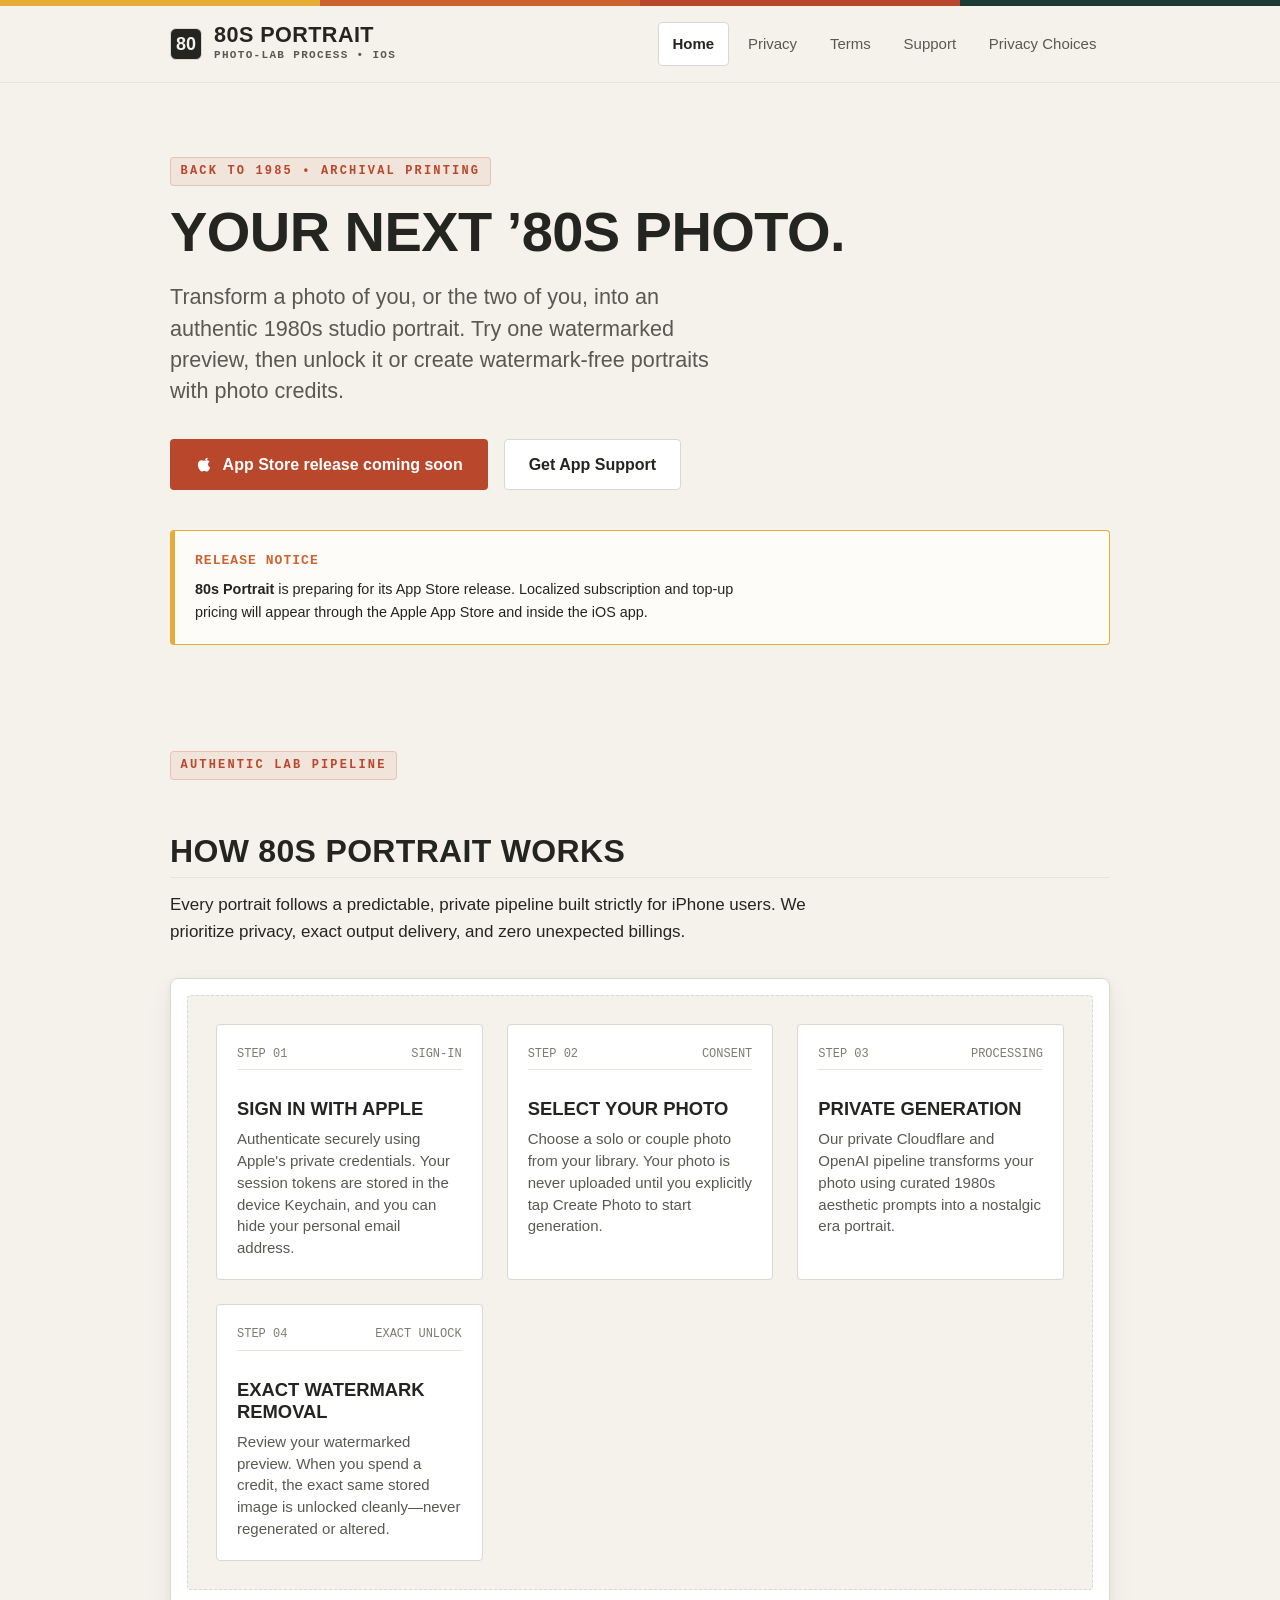
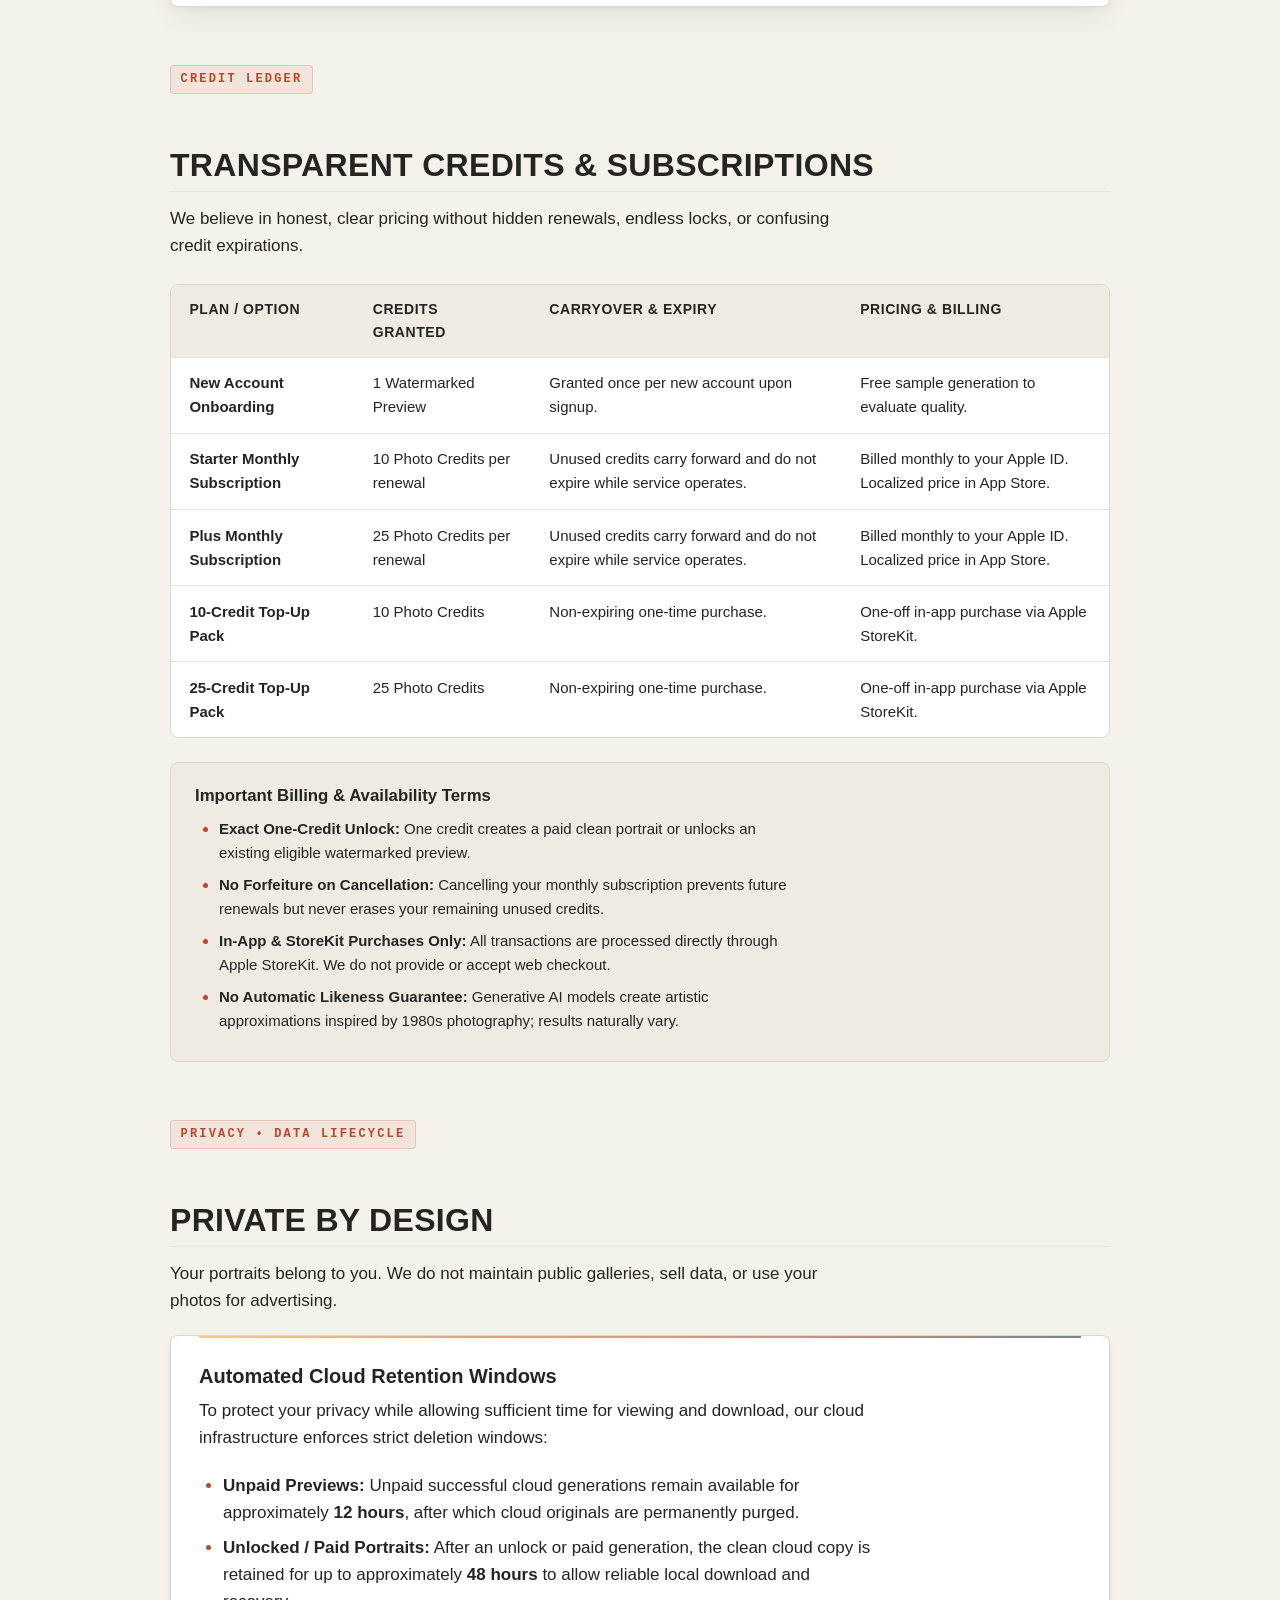
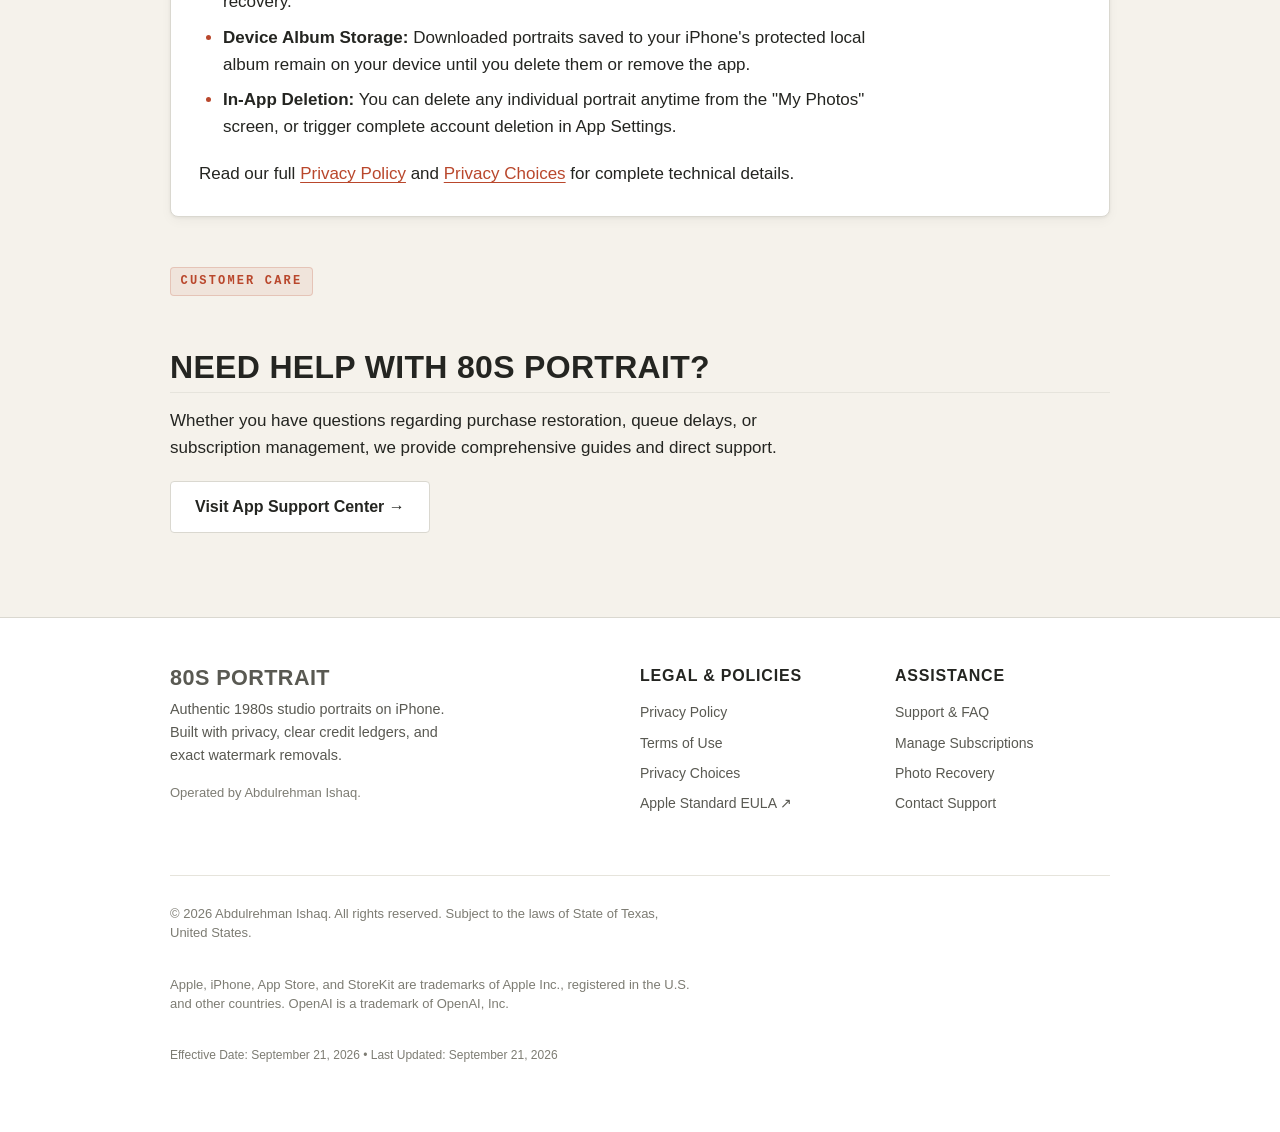
<file: index.html>
<!DOCTYPE html>
<html lang="en">
<head>
  <meta charset="UTF-8">
  <meta name="viewport" content="width=device-width, initial-scale=1.0">
  <title>80s Portrait — 1980s AI Portraits for iPhone</title>
  <meta name="description" content="Transform your photo into an authentic 1980s-style portrait on iPhone. Sign in with Apple, preview your photo, and unlock clean portraits with flexible photo credits.">
  <link rel="canonical" href="https://abdulrehman4438.github.io/portrait-studio-site/">
  <meta property="og:title" content="80s Portrait — 1980s AI Portraits for iPhone">
  <meta property="og:description" content="Authentic 1980s-style portraits on iPhone with private processing and verified credit unlocks.">
  <meta property="og:type" content="website">
  <meta property="og:url" content="https://abdulrehman4438.github.io/portrait-studio-site/">
  <meta name="format-detection" content="telephone=no">
  <meta http-equiv="Content-Security-Policy" content="default-src 'self'; style-src 'self' 'unsafe-inline'; img-src 'self' data:; script-src 'self'; connect-src 'self';">
  <link rel="icon" type="image/svg+xml" href="./assets/img/favicon.svg">
  <link rel="stylesheet" href="./assets/css/style.css">
</head>
<body>
  <a href="#main-content" class="skip-link">Skip to main content</a>

  <div class="film-stripe" aria-hidden="true">
    <div class="film-stripe-segment"></div>
    <div class="film-stripe-segment"></div>
    <div class="film-stripe-segment"></div>
    <div class="film-stripe-segment"></div>
  </div>

  <header class="site-header" role="banner">
    <div class="site-container header-inner">
      <a href="./" class="brand-link" aria-label="80s Portrait Home">
        <div class="brand-mark" aria-hidden="true">80</div>
        <div class="brand-titles">
          <span class="brand-name">80s Portrait</span>
          <span class="brand-badge">Photo-Lab Process &bull; iOS</span>
        </div>
      </a>
      <nav class="site-nav" aria-label="Primary Navigation">
        <a href="./" class="nav-link" aria-current="page">Home</a>
        <a href="./privacy/" class="nav-link">Privacy</a>
        <a href="./terms/" class="nav-link">Terms</a>
        <a href="./support/" class="nav-link">Support</a>
        <a href="./privacy-choices/" class="nav-link">Privacy Choices</a>
      </nav>
    </div>
  </header>

  <main id="main-content" role="main">
    <div class="site-container">

      <!-- Hero Section -->
      <section class="hero" aria-labelledby="hero-title">
        <span class="film-label">BACK TO 1985 &bull; ARCHIVAL PRINTING</span>
        <h1 id="hero-title">Your next &rsquo;80s photo.</h1>
        <p class="hero-subtitle">
          Transform a photo of you, or the two of you, into an authentic 1980s studio portrait. Try one watermarked preview, then unlock it or create watermark-free portraits with photo credits.
        </p>

        <div class="hero-actions">
          <span class="btn btn-primary" aria-label="App Store release coming soon">
            <svg width="18" height="18" viewBox="0 0 24 24" fill="currentColor" aria-hidden="true">
              <path d="M18.71 19.5c-.83 1.24-1.71 2.45-3.05 2.47-1.34.03-1.77-.79-3.29-.79-1.53 0-2 .77-3.27.82-1.31.05-2.3-1.32-3.14-2.53C4.25 17 2.94 12.45 4.7 9.39c.87-1.52 2.43-2.48 4.12-2.51 1.28-.02 2.5.87 3.29.87.78 0 2.26-1.07 3.81-.91.65.03 2.47.26 3.64 1.98-.09.06-2.17 1.28-2.15 3.81.03 3.02 2.65 4.03 2.68 4.04-.03.07-.42 1.44-1.38 2.83M15.97 6.37c.62-.75 1.04-1.8 0.92-2.85-.9.04-2 .6-2.65 1.35-.58.66-1.09 1.73-.95 2.76 1.01.08 2.05-.51 2.68-1.26z"/>
            </svg>
            App Store release coming soon
          </span>
          <a href="./support/" class="btn btn-secondary">Get App Support</a>
        </div>

        <div class="operator-notice" role="note">
          <div class="operator-notice-title">Release Notice</div>
          <p style="font-size: 0.9rem; margin-bottom: 0;">
            <strong>80s Portrait</strong> is preparing for its App Store release. Localized subscription and top-up pricing will appear through the Apple App Store and inside the iOS app.
          </p>
        </div>
      </section>

      <!-- How It Works (The Lab Process) -->
      <section aria-labelledby="process-title" style="margin-top: 2rem;">
        <span class="film-label">AUTHENTIC LAB PIPELINE</span>
        <h2 id="process-title">How 80s Portrait Works</h2>
        <p>
          Every portrait follows a predictable, private pipeline built strictly for iPhone users. We prioritize privacy, exact output delivery, and zero unexpected billings.
        </p>

        <div class="photo-lab-frame">
          <div class="lab-film-holder">
            <article class="film-cell">
              <div class="film-cell-header">
                <span>STEP 01</span>
                <span>SIGN-IN</span>
              </div>
              <h3 class="film-cell-title">Sign in with Apple</h3>
              <p class="film-cell-text">
                Authenticate securely using Apple's private credentials. Your session tokens are stored in the device Keychain, and you can hide your personal email address.
              </p>
            </article>

            <article class="film-cell">
              <div class="film-cell-header">
                <span>STEP 02</span>
                <span>CONSENT</span>
              </div>
              <h3 class="film-cell-title">Select Your Photo</h3>
              <p class="film-cell-text">
                Choose a solo or couple photo from your library. Your photo is never uploaded until you explicitly tap Create Photo to start generation.
              </p>
            </article>

            <article class="film-cell">
              <div class="film-cell-header">
                <span>STEP 03</span>
                <span>PROCESSING</span>
              </div>
              <h3 class="film-cell-title">Private Generation</h3>
              <p class="film-cell-text">
                Our private Cloudflare and OpenAI pipeline transforms your photo using curated 1980s aesthetic prompts into a nostalgic era portrait.
              </p>
            </article>

            <article class="film-cell">
              <div class="film-cell-header">
                <span>STEP 04</span>
                <span>EXACT UNLOCK</span>
              </div>
              <h3 class="film-cell-title">Exact Watermark Removal</h3>
              <p class="film-cell-text">
                Review your watermarked preview. When you spend a credit, the exact same stored image is unlocked cleanly&mdash;never regenerated or altered.
              </p>
            </article>
          </div>
        </div>
      </section>

      <!-- Transparent Commercial Model -->
      <section aria-labelledby="model-title" style="margin-top: 3.5rem;">
        <span class="film-label">CREDIT LEDGER</span>
        <h2 id="model-title">Transparent Credits &amp; Subscriptions</h2>
        <p>
          We believe in honest, clear pricing without hidden renewals, endless locks, or confusing credit expirations.
        </p>

        <div class="table-wrapper">
          <table aria-label="Commercial Model Summary">
            <thead>
              <tr>
                <th scope="col">Plan / Option</th>
                <th scope="col">Credits Granted</th>
                <th scope="col">Carryover &amp; Expiry</th>
                <th scope="col">Pricing &amp; Billing</th>
              </tr>
            </thead>
            <tbody>
              <tr>
                <td><strong>New Account Onboarding</strong></td>
                <td>1 Watermarked Preview</td>
                <td>Granted once per new account upon signup.</td>
                <td>Free sample generation to evaluate quality.</td>
              </tr>
              <tr>
                <td><strong>Starter Monthly Subscription</strong></td>
                <td>10 Photo Credits per renewal</td>
                <td>Unused credits carry forward and do not expire while service operates.</td>
                <td>Billed monthly to your Apple ID. Localized price in App Store.</td>
              </tr>
              <tr>
                <td><strong>Plus Monthly Subscription</strong></td>
                <td>25 Photo Credits per renewal</td>
                <td>Unused credits carry forward and do not expire while service operates.</td>
                <td>Billed monthly to your Apple ID. Localized price in App Store.</td>
              </tr>
              <tr>
                <td><strong>10-Credit Top-Up Pack</strong></td>
                <td>10 Photo Credits</td>
                <td>Non-expiring one-time purchase.</td>
                <td>One-off in-app purchase via Apple StoreKit.</td>
              </tr>
              <tr>
                <td><strong>25-Credit Top-Up Pack</strong></td>
                <td>25 Photo Credits</td>
                <td>Non-expiring one-time purchase.</td>
                <td>One-off in-app purchase via Apple StoreKit.</td>
              </tr>
            </tbody>
          </table>
        </div>

        <div class="callout-box">
          <div class="callout-title">Important Billing &amp; Availability Terms</div>
          <ul style="margin-bottom: 0; font-size: 0.9375rem;">
            <li><strong>Exact One-Credit Unlock:</strong> One credit creates a paid clean portrait or unlocks an existing eligible watermarked preview.</li>
            <li><strong>No Forfeiture on Cancellation:</strong> Cancelling your monthly subscription prevents future renewals but never erases your remaining unused credits.</li>
            <li><strong>In-App &amp; StoreKit Purchases Only:</strong> All transactions are processed directly through Apple StoreKit. We do not provide or accept web checkout.</li>
            <li><strong>No Automatic Likeness Guarantee:</strong> Generative AI models create artistic approximations inspired by 1980s photography; results naturally vary.</li>
          </ul>
        </div>
      </section>

      <!-- Data Retention & Privacy Highlights -->
      <section aria-labelledby="retention-title" style="margin-top: 3.5rem;">
        <span class="film-label">PRIVACY &bull; DATA LIFECYCLE</span>
        <h2 id="retention-title">Private by Design</h2>
        <p>
          Your portraits belong to you. We do not maintain public galleries, sell data, or use your photos for advertising.
        </p>

        <div class="print-card">
          <h3 style="margin-top: 0;">Automated Cloud Retention Windows</h3>
          <p>
            To protect your privacy while allowing sufficient time for viewing and download, our cloud infrastructure enforces strict deletion windows:
          </p>
          <ul>
            <li><strong>Unpaid Previews:</strong> Unpaid successful cloud generations remain available for approximately <strong>12 hours</strong>, after which cloud originals are permanently purged.</li>
            <li><strong>Unlocked / Paid Portraits:</strong> After an unlock or paid generation, the clean cloud copy is retained for up to approximately <strong>48 hours</strong> to allow reliable local download and recovery.</li>
            <li><strong>Device Album Storage:</strong> Downloaded portraits saved to your iPhone's protected local album remain on your device until you delete them or remove the app.</li>
            <li><strong>In-App Deletion:</strong> You can delete any individual portrait anytime from the "My Photos" screen, or trigger complete account deletion in App Settings.</li>
          </ul>
          <p style="margin-bottom: 0;">
            Read our full <a href="./privacy/">Privacy Policy</a> and <a href="./privacy-choices/">Privacy Choices</a> for complete technical details.
          </p>
        </div>
      </section>

      <!-- Support & Help Links -->
      <section aria-labelledby="support-entry-title" style="margin-top: 3rem;">
        <span class="film-label">CUSTOMER CARE</span>
        <h2 id="support-entry-title">Need Help with 80s Portrait?</h2>
        <p>
          Whether you have questions regarding purchase restoration, queue delays, or subscription management, we provide comprehensive guides and direct support.
        </p>
        <p>
          <a href="./support/" class="btn btn-secondary">Visit App Support Center &rarr;</a>
        </p>
      </section>

    </div>
  </main>

  <footer class="site-footer" role="contentinfo">
    <div class="site-container">
      <div class="footer-grid">
        <div class="footer-col">
          <div class="brand-name" style="margin-bottom: 0.5rem;">80s Portrait</div>
          <p style="font-size: 0.9rem; max-width: 38ch; margin-bottom: 1rem;">
            Authentic 1980s studio portraits on iPhone. Built with privacy, clear credit ledgers, and exact watermark removals.
          </p>
          <p style="font-size: 0.8125rem; color: var(--ink-tertiary); margin-bottom: 0;">
            Operated by <span>Abdulrehman Ishaq</span>.
          </p>
        </div>
        <div class="footer-col">
          <h4>Legal &amp; Policies</h4>
          <ul class="footer-links">
            <li><a href="./privacy/">Privacy Policy</a></li>
            <li><a href="./terms/">Terms of Use</a></li>
            <li><a href="./privacy-choices/">Privacy Choices</a></li>
            <li><a href="https://www.apple.com/legal/internet-services/itunes/dev/stdeula/" target="_blank" rel="noopener noreferrer">Apple Standard EULA &#8599;</a></li>
          </ul>
        </div>
        <div class="footer-col">
          <h4>Assistance</h4>
          <ul class="footer-links">
            <li><a href="./support/">Support &amp; FAQ</a></li>
            <li><a href="./support/#subscriptions">Manage Subscriptions</a></li>
            <li><a href="./support/#recovery">Photo Recovery</a></li>
            <li><a href="mailto:a.rehmanishaq70103@gmail.com">Contact Support</a></li>
          </ul>
        </div>
      </div>

      <div class="footer-legal">
        <p>
          &copy; 2026 <span>Abdulrehman Ishaq</span>. All rights reserved. Subject to the laws of <span>State of Texas, United States</span>.
        </p>
        <p>
          Apple, iPhone, App Store, and StoreKit are trademarks of Apple Inc., registered in the U.S. and other countries. OpenAI is a trademark of OpenAI, Inc.
        </p>
        <p style="font-size: 0.75rem;">
          Effective Date: September 21, 2026 &bull; Last Updated: September 21, 2026
        </p>
      </div>
    </div>
  </footer>
</body>
</html>
</file>
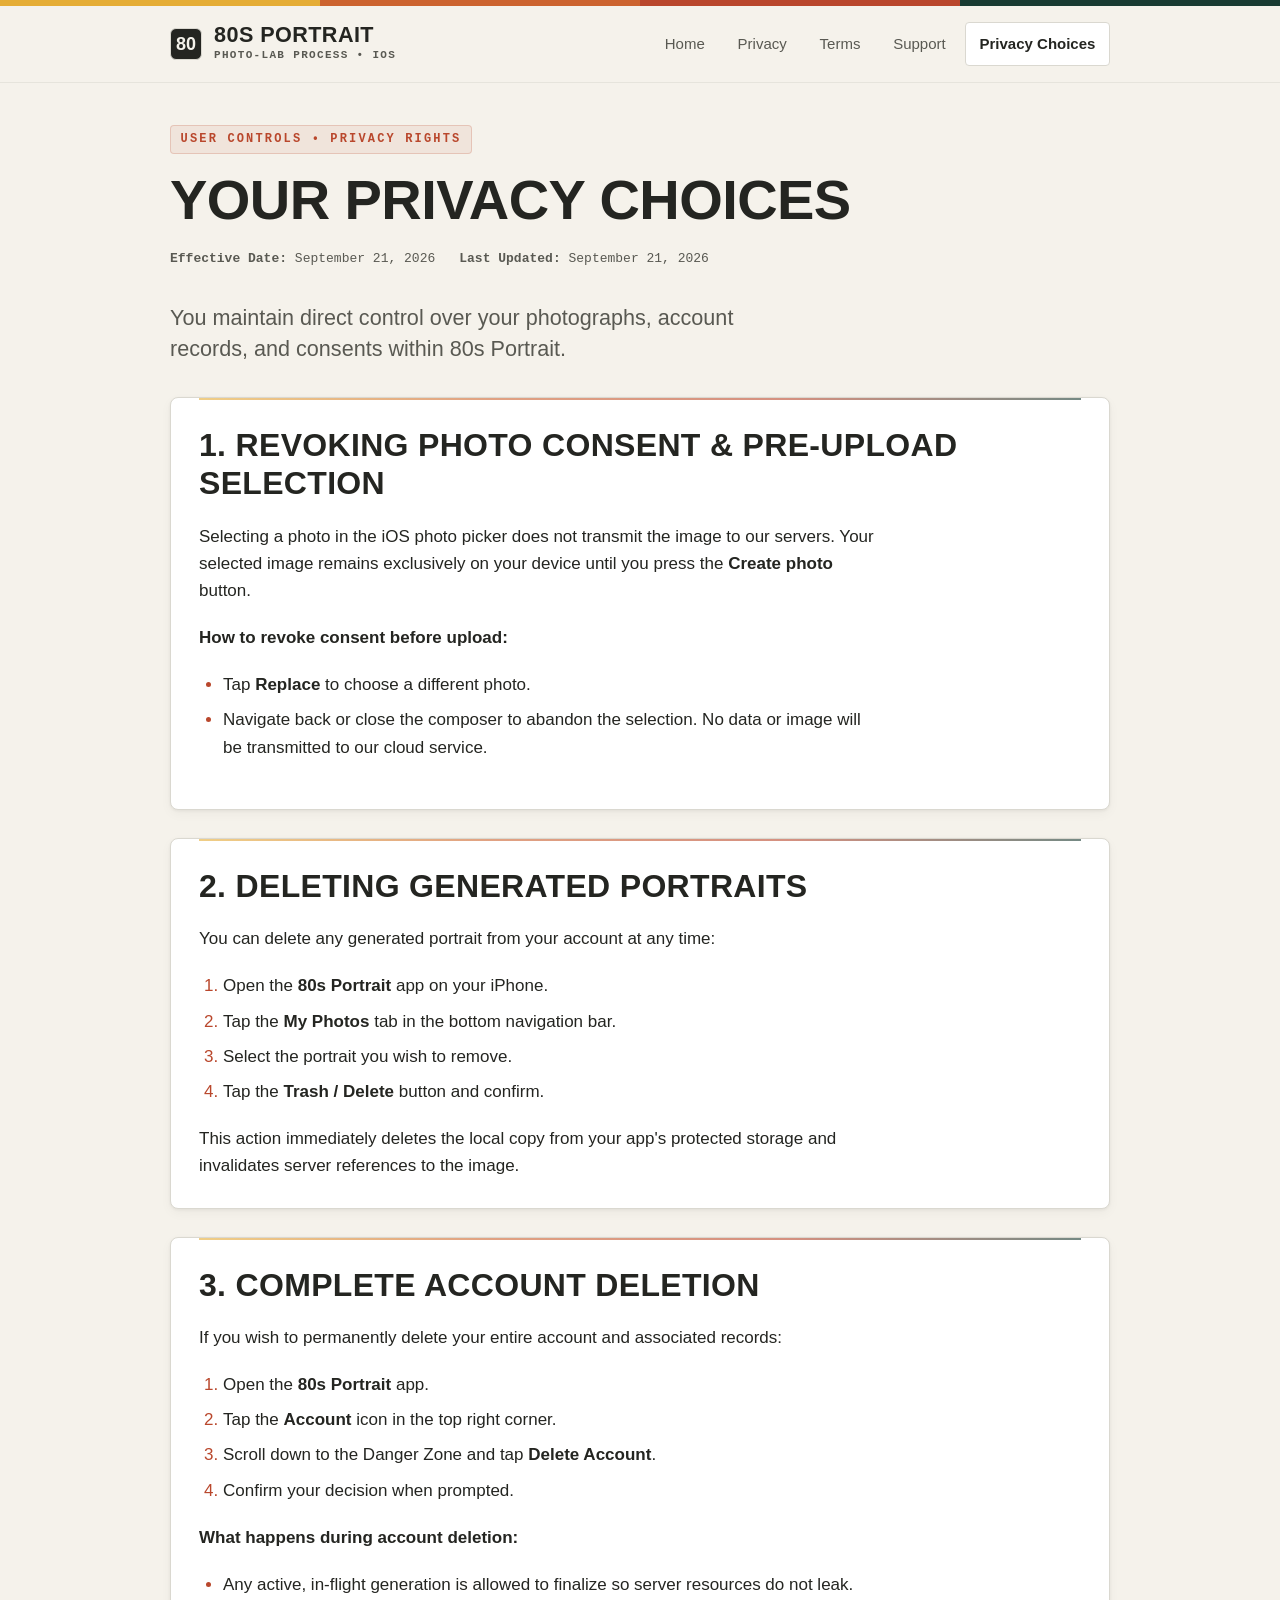
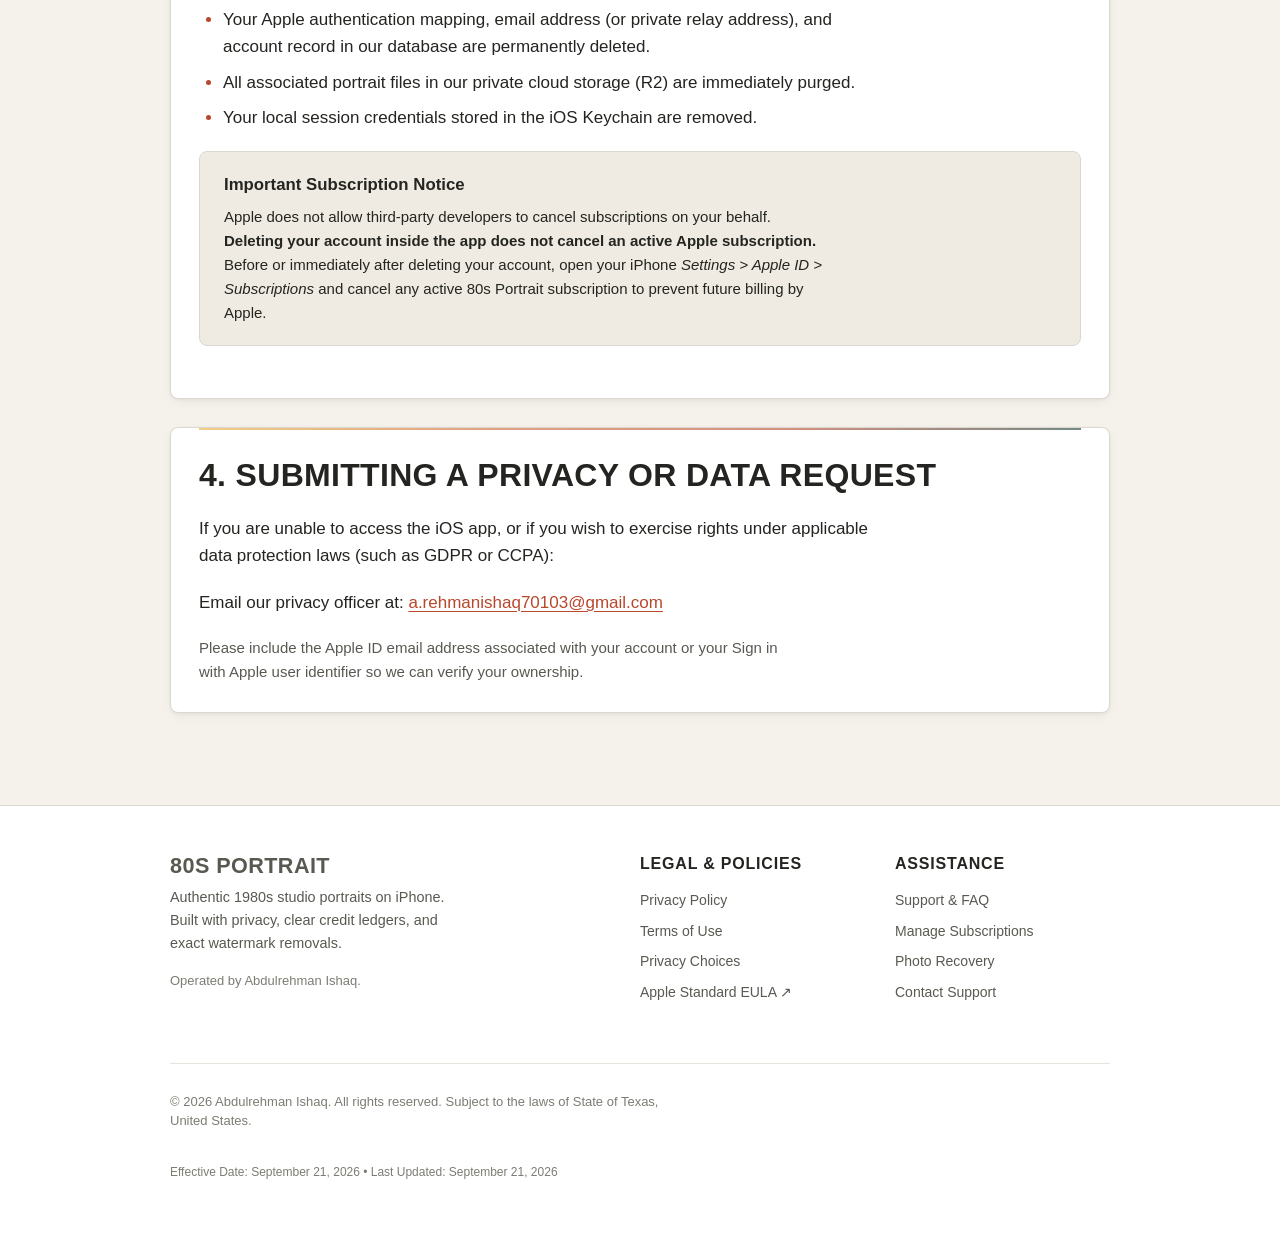
<file: privacy-choices/index.html>
<!DOCTYPE html>
<html lang="en">
<head>
  <meta charset="UTF-8">
  <meta name="viewport" content="width=device-width, initial-scale=1.0">
  <title>Your Privacy Choices &amp; Data Controls — 80s Portrait</title>
  <meta name="description" content="Learn how to manage your privacy choices in 80s Portrait: deleting portraits, revoking photo consent, and performing account deletion.">
  <link rel="canonical" href="https://abdulrehman4438.github.io/portrait-studio-site/privacy-choices/">
  <meta property="og:title" content="Your Privacy Choices &amp; Data Controls — 80s Portrait">
  <meta property="og:description" content="Manage your data choices: delete photos, delete your account, or revoke photo consent in 80s Portrait.">
  <meta property="og:type" content="article">
  <meta property="og:url" content="https://abdulrehman4438.github.io/portrait-studio-site/privacy-choices/">
  <meta name="format-detection" content="telephone=no">
  <meta http-equiv="Content-Security-Policy" content="default-src 'self'; style-src 'self' 'unsafe-inline'; img-src 'self' data:; script-src 'self'; connect-src 'self';">
  <link rel="icon" type="image/svg+xml" href="../assets/img/favicon.svg">
  <link rel="stylesheet" href="../assets/css/style.css">
</head>
<body>
  <a href="#main-content" class="skip-link">Skip to main content</a>

  <div class="film-stripe" aria-hidden="true">
    <div class="film-stripe-segment"></div>
    <div class="film-stripe-segment"></div>
    <div class="film-stripe-segment"></div>
    <div class="film-stripe-segment"></div>
  </div>

  <header class="site-header" role="banner">
    <div class="site-container header-inner">
      <a href="../" class="brand-link" aria-label="80s Portrait Home">
        <div class="brand-mark" aria-hidden="true">80</div>
        <div class="brand-titles">
          <span class="brand-name">80s Portrait</span>
          <span class="brand-badge">Photo-Lab Process &bull; iOS</span>
        </div>
      </a>
      <nav class="site-nav" aria-label="Primary Navigation">
        <a href="../" class="nav-link">Home</a>
        <a href="../privacy/" class="nav-link">Privacy</a>
        <a href="../terms/" class="nav-link">Terms</a>
        <a href="../support/" class="nav-link">Support</a>
        <a href="../privacy-choices/" class="nav-link" aria-current="page">Privacy Choices</a>
      </nav>
    </div>
  </header>

  <main id="main-content" role="main">
    <div class="site-container">

      <span class="film-label">USER CONTROLS &bull; PRIVACY RIGHTS</span>
      <h1>Your Privacy Choices</h1>
      <div class="meta-date">
        <span><strong>Effective Date:</strong> September 21, 2026</span>
        <span><strong>Last Updated:</strong> September 21, 2026</span>
      </div>

      <p class="hero-subtitle">
        You maintain direct control over your photographs, account records, and consents within 80s Portrait.
      </p>

      <!-- Choice 1: Photo Consent -->
      <section class="print-card" aria-labelledby="consent-title">
        <h2 id="consent-title" style="margin-top: 0; border-bottom: none;">1. Revoking Photo Consent &amp; Pre-Upload Selection</h2>
        <p>
          Selecting a photo in the iOS photo picker does not transmit the image to our servers. Your selected image remains exclusively on your device until you press the <strong>Create photo</strong> button.
        </p>
        <p>
          <strong>How to revoke consent before upload:</strong>
        </p>
        <ul>
          <li>Tap <strong>Replace</strong> to choose a different photo.</li>
          <li>Navigate back or close the composer to abandon the selection. No data or image will be transmitted to our cloud service.</li>
        </ul>
      </section>

      <!-- Choice 2: Deleting Individual Photos -->
      <section class="print-card" aria-labelledby="photo-deletion-title">
        <h2 id="photo-deletion-title" style="margin-top: 0; border-bottom: none;">2. Deleting Generated Portraits</h2>
        <p>
          You can delete any generated portrait from your account at any time:
        </p>
        <ol>
          <li>Open the <strong>80s Portrait</strong> app on your iPhone.</li>
          <li>Tap the <strong>My Photos</strong> tab in the bottom navigation bar.</li>
          <li>Select the portrait you wish to remove.</li>
          <li>Tap the <strong>Trash / Delete</strong> button and confirm.</li>
        </ol>
        <p style="margin-bottom: 0;">
          This action immediately deletes the local copy from your app's protected storage and invalidates server references to the image.
        </p>
      </section>

      <!-- Choice 3: Complete Account Deletion -->
      <section class="print-card" aria-labelledby="account-deletion-title">
        <h2 id="account-deletion-title" style="margin-top: 0; border-bottom: none;">3. Complete Account Deletion</h2>
        <p>
          If you wish to permanently delete your entire account and associated records:
        </p>
        <ol>
          <li>Open the <strong>80s Portrait</strong> app.</li>
          <li>Tap the <strong>Account</strong> icon in the top right corner.</li>
          <li>Scroll down to the Danger Zone and tap <strong>Delete Account</strong>.</li>
          <li>Confirm your decision when prompted.</li>
        </ol>
        <p>
          <strong>What happens during account deletion:</strong>
        </p>
        <ul>
          <li>Any active, in-flight generation is allowed to finalize so server resources do not leak.</li>
          <li>Your Apple authentication mapping, email address (or private relay address), and account record in our database are permanently deleted.</li>
          <li>All associated portrait files in our private cloud storage (R2) are immediately purged.</li>
          <li>Your local session credentials stored in the iOS Keychain are removed.</li>
        </ul>

        <div class="callout-box" style="margin-top: 1rem;">
          <div class="callout-title">Important Subscription Notice</div>
          <p style="margin-bottom: 0; font-size: 0.9375rem;">
            Apple does not allow third-party developers to cancel subscriptions on your behalf. <strong>Deleting your account inside the app does not cancel an active Apple subscription.</strong> Before or immediately after deleting your account, open your iPhone <em>Settings &gt; Apple ID &gt; Subscriptions</em> and cancel any active 80s Portrait subscription to prevent future billing by Apple.
          </p>
        </div>
      </section>

      <!-- Choice 4: Right to Inquire & Direct Support -->
      <section class="print-card" aria-labelledby="request-title">
        <h2 id="request-title" style="margin-top: 0; border-bottom: none;">4. Submitting a Privacy or Data Request</h2>
        <p>
          If you are unable to access the iOS app, or if you wish to exercise rights under applicable data protection laws (such as GDPR or CCPA):
        </p>
        <p>
          Email our privacy officer at: <a href="mailto:a.rehmanishaq70103@gmail.com"><span>a.rehmanishaq70103@gmail.com</span></a>
        </p>
        <p style="margin-bottom: 0; font-size: 0.9375rem; color: var(--ink-secondary);">
          Please include the Apple ID email address associated with your account or your Sign in with Apple user identifier so we can verify your ownership.
        </p>
      </section>

    </div>
  </main>

  <footer class="site-footer" role="contentinfo">
    <div class="site-container">
      <div class="footer-grid">
        <div class="footer-col">
          <div class="brand-name" style="margin-bottom: 0.5rem;">80s Portrait</div>
          <p style="font-size: 0.9rem; max-width: 38ch; margin-bottom: 1rem;">
            Authentic 1980s studio portraits on iPhone. Built with privacy, clear credit ledgers, and exact watermark removals.
          </p>
          <p style="font-size: 0.8125rem; color: var(--ink-tertiary); margin-bottom: 0;">
            Operated by <span>Abdulrehman Ishaq</span>.
          </p>
        </div>
        <div class="footer-col">
          <h4>Legal &amp; Policies</h4>
          <ul class="footer-links">
            <li><a href="../privacy/">Privacy Policy</a></li>
            <li><a href="../terms/">Terms of Use</a></li>
            <li><a href="../privacy-choices/" aria-current="page">Privacy Choices</a></li>
            <li><a href="https://www.apple.com/legal/internet-services/itunes/dev/stdeula/" target="_blank" rel="noopener noreferrer">Apple Standard EULA &#8599;</a></li>
          </ul>
        </div>
        <div class="footer-col">
          <h4>Assistance</h4>
          <ul class="footer-links">
            <li><a href="../support/">Support &amp; FAQ</a></li>
            <li><a href="../support/#subscriptions">Manage Subscriptions</a></li>
            <li><a href="../support/#recovery">Photo Recovery</a></li>
            <li><a href="mailto:a.rehmanishaq70103@gmail.com">Contact Support</a></li>
          </ul>
        </div>
      </div>

      <div class="footer-legal">
        <p>
          &copy; 2026 <span>Abdulrehman Ishaq</span>. All rights reserved. Subject to the laws of <span>State of Texas, United States</span>.
        </p>
        <p style="font-size: 0.75rem;">
          Effective Date: September 21, 2026 &bull; Last Updated: September 21, 2026
        </p>
      </div>
    </div>
  </footer>
</body>
</html>
</file>
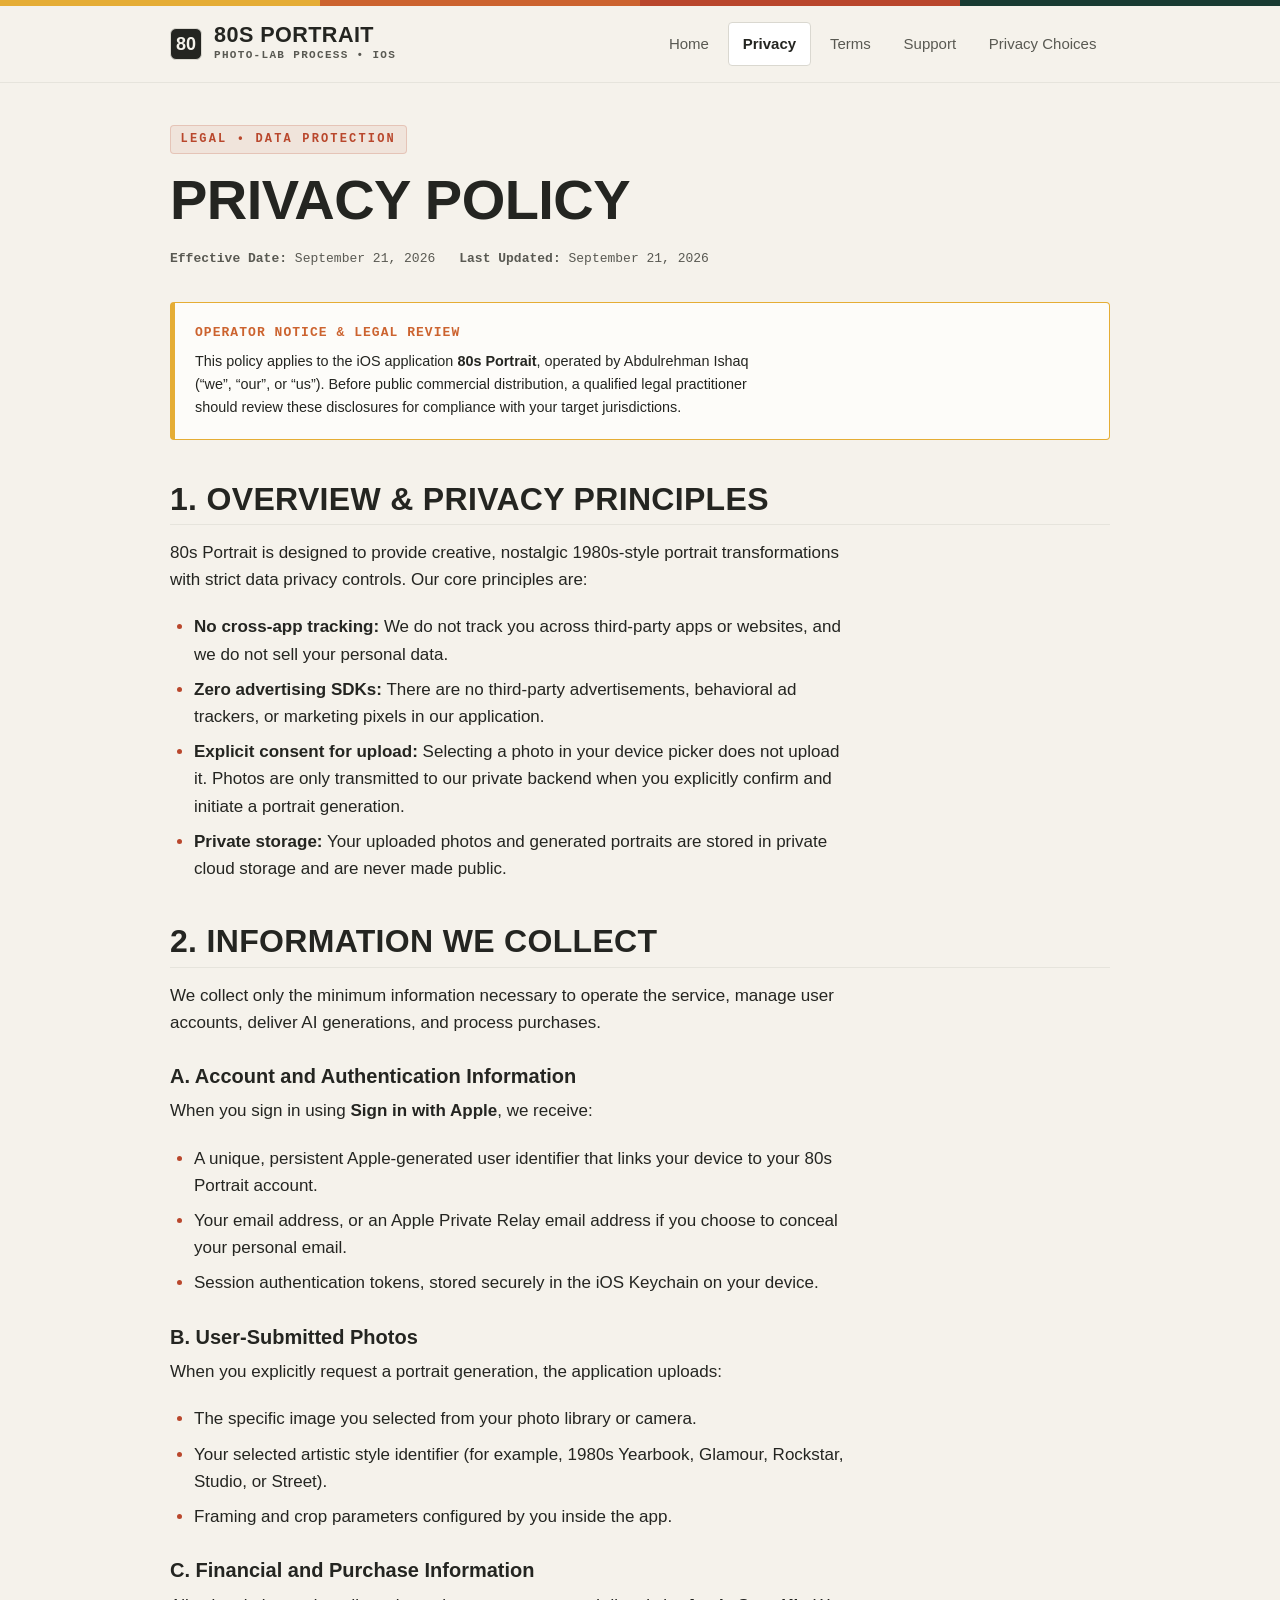
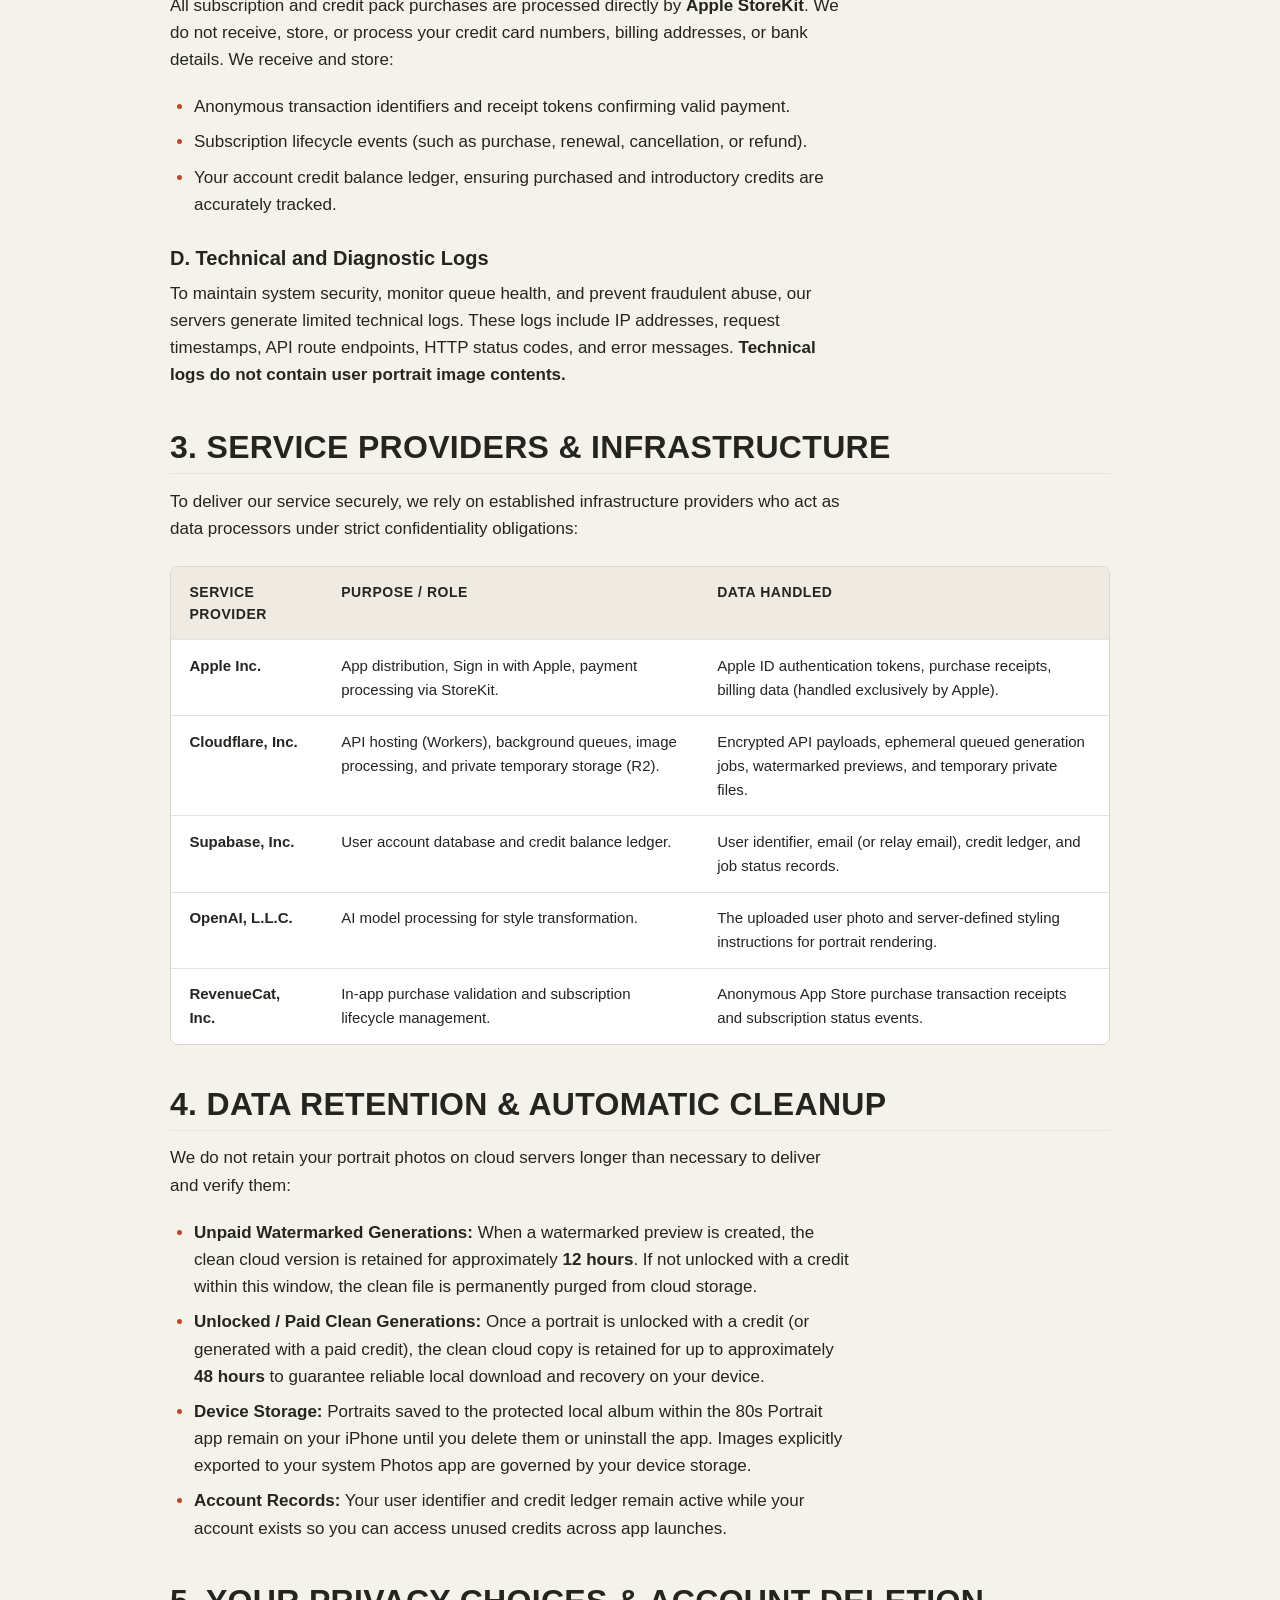
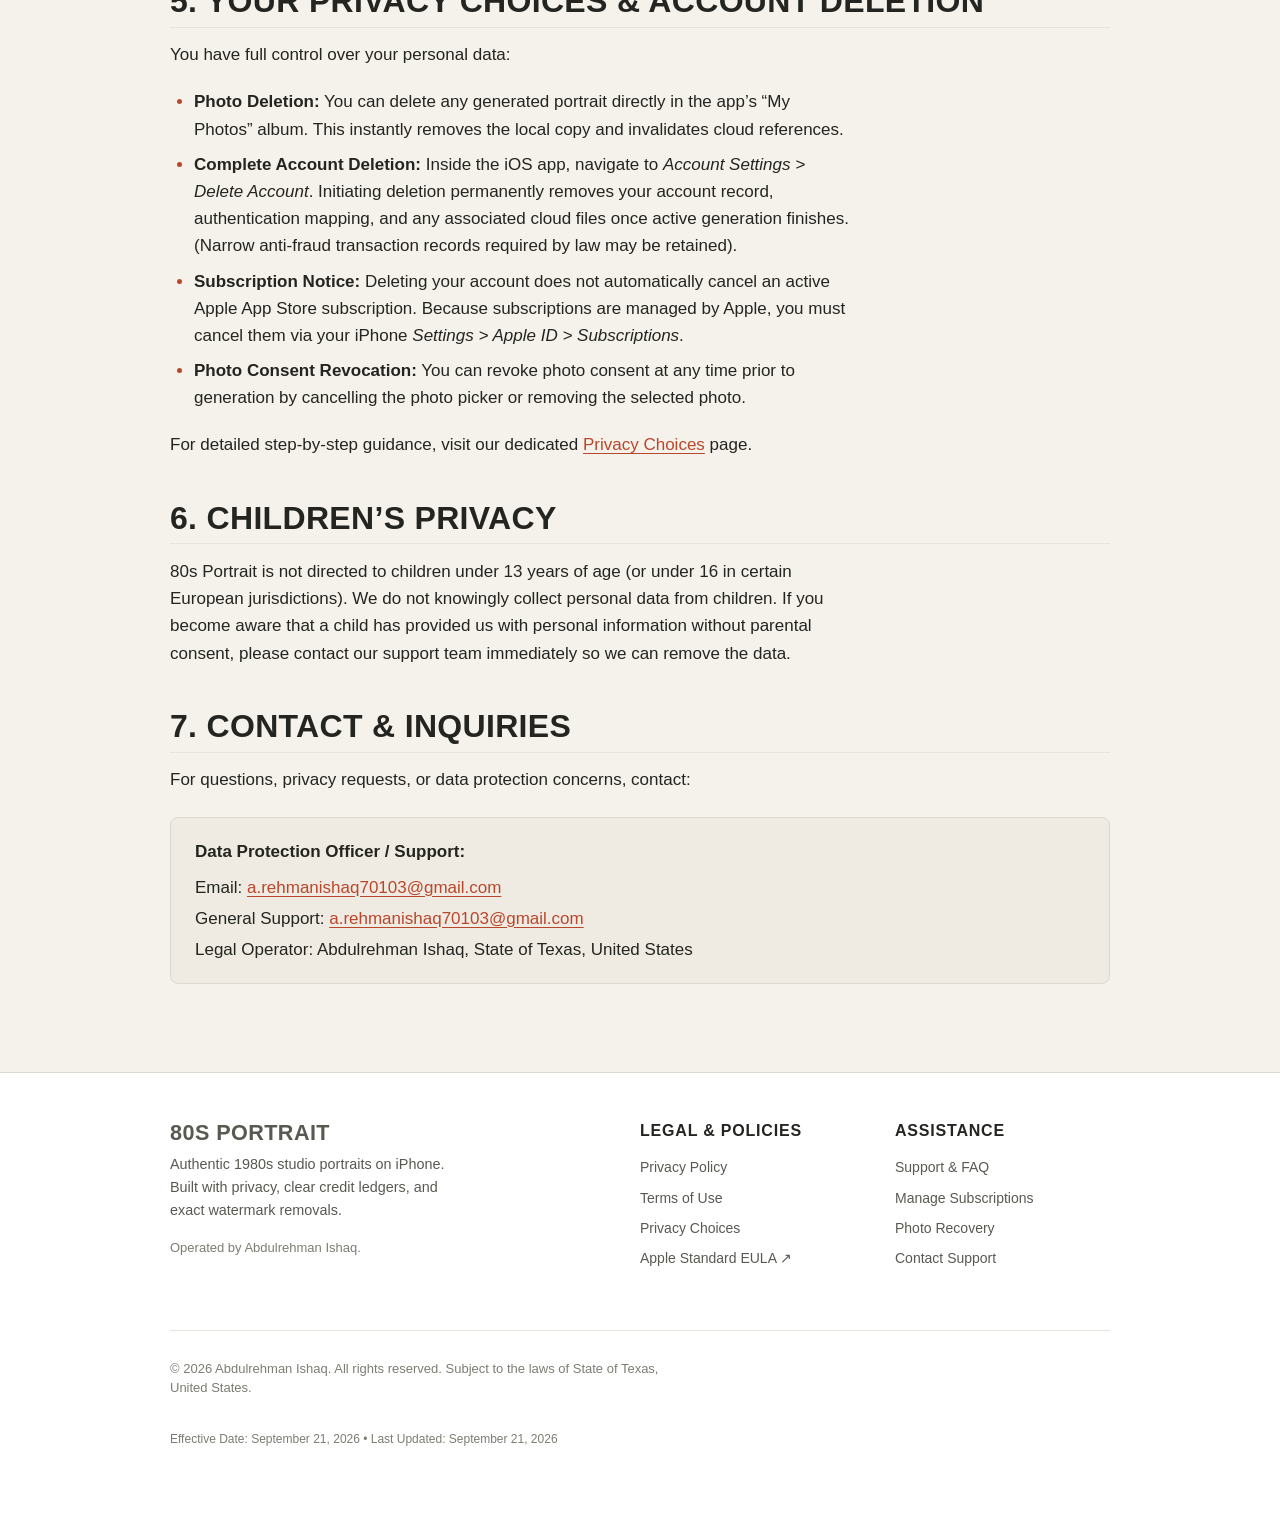
<file: privacy/index.html>
<!DOCTYPE html>
<html lang="en">
<head>
  <meta charset="UTF-8">
  <meta name="viewport" content="width=device-width, initial-scale=1.0">
  <title>Privacy Policy — 80s Portrait</title>
  <meta name="description" content="Official Privacy Policy for 80s Portrait on iOS. Complete transparency on photo handling, Sign in with Apple, data retention, and zero ad tracking.">
  <link rel="canonical" href="https://abdulrehman4438.github.io/portrait-studio-site/privacy/">
  <meta property="og:title" content="Privacy Policy — 80s Portrait">
  <meta property="og:description" content="Transparent, private photo handling. Learn how 80s Portrait processes and protects your data.">
  <meta property="og:type" content="article">
  <meta property="og:url" content="https://abdulrehman4438.github.io/portrait-studio-site/privacy/">
  <meta name="format-detection" content="telephone=no">
  <meta http-equiv="Content-Security-Policy" content="default-src 'self'; style-src 'self' 'unsafe-inline'; img-src 'self' data:; script-src 'self'; connect-src 'self';">
  <link rel="icon" type="image/svg+xml" href="../assets/img/favicon.svg">
  <link rel="stylesheet" href="../assets/css/style.css">
</head>
<body>
  <a href="#main-content" class="skip-link">Skip to main content</a>

  <div class="film-stripe" aria-hidden="true">
    <div class="film-stripe-segment"></div>
    <div class="film-stripe-segment"></div>
    <div class="film-stripe-segment"></div>
    <div class="film-stripe-segment"></div>
  </div>

  <header class="site-header" role="banner">
    <div class="site-container header-inner">
      <a href="../" class="brand-link" aria-label="80s Portrait Home">
        <div class="brand-mark" aria-hidden="true">80</div>
        <div class="brand-titles">
          <span class="brand-name">80s Portrait</span>
          <span class="brand-badge">Photo-Lab Process &bull; iOS</span>
        </div>
      </a>
      <nav class="site-nav" aria-label="Primary Navigation">
        <a href="../" class="nav-link">Home</a>
        <a href="../privacy/" class="nav-link" aria-current="page">Privacy</a>
        <a href="../terms/" class="nav-link">Terms</a>
        <a href="../support/" class="nav-link">Support</a>
        <a href="../privacy-choices/" class="nav-link">Privacy Choices</a>
      </nav>
    </div>
  </header>

  <main id="main-content" role="main">
    <div class="site-container">

      <span class="film-label">LEGAL &bull; DATA PROTECTION</span>
      <h1>Privacy Policy</h1>
      <div class="meta-date">
        <span><strong>Effective Date:</strong> September 21, 2026</span>
        <span><strong>Last Updated:</strong> September 21, 2026</span>
      </div>

      <div class="operator-notice" role="note">
        <div class="operator-notice-title">Operator Notice &amp; Legal Review</div>
        <p style="font-size: 0.9rem; margin-bottom: 0;">
          This policy applies to the iOS application <strong>80s Portrait</strong>, operated by <span>Abdulrehman Ishaq</span> (&ldquo;we&rdquo;, &ldquo;our&rdquo;, or &ldquo;us&rdquo;). Before public commercial distribution, a qualified legal practitioner should review these disclosures for compliance with your target jurisdictions.
        </p>
      </div>

      <section aria-labelledby="overview-title">
        <h2 id="overview-title">1. Overview &amp; Privacy Principles</h2>
        <p>
          80s Portrait is designed to provide creative, nostalgic 1980s-style portrait transformations with strict data privacy controls. Our core principles are:
        </p>
        <ul>
          <li><strong>No cross-app tracking:</strong> We do not track you across third-party apps or websites, and we do not sell your personal data.</li>
          <li><strong>Zero advertising SDKs:</strong> There are no third-party advertisements, behavioral ad trackers, or marketing pixels in our application.</li>
          <li><strong>Explicit consent for upload:</strong> Selecting a photo in your device picker does not upload it. Photos are only transmitted to our private backend when you explicitly confirm and initiate a portrait generation.</li>
          <li><strong>Private storage:</strong> Your uploaded photos and generated portraits are stored in private cloud storage and are never made public.</li>
        </ul>
      </section>

      <section aria-labelledby="collection-title">
        <h2 id="collection-title">2. Information We Collect</h2>
        <p>
          We collect only the minimum information necessary to operate the service, manage user accounts, deliver AI generations, and process purchases.
        </p>

        <h3>A. Account and Authentication Information</h3>
        <p>
          When you sign in using <strong>Sign in with Apple</strong>, we receive:
        </p>
        <ul>
          <li>A unique, persistent Apple-generated user identifier that links your device to your 80s Portrait account.</li>
          <li>Your email address, or an Apple Private Relay email address if you choose to conceal your personal email.</li>
          <li>Session authentication tokens, stored securely in the iOS Keychain on your device.</li>
        </ul>

        <h3>B. User-Submitted Photos</h3>
        <p>
          When you explicitly request a portrait generation, the application uploads:
        </p>
        <ul>
          <li>The specific image you selected from your photo library or camera.</li>
          <li>Your selected artistic style identifier (for example, 1980s Yearbook, Glamour, Rockstar, Studio, or Street).</li>
          <li>Framing and crop parameters configured by you inside the app.</li>
        </ul>

        <h3>C. Financial and Purchase Information</h3>
        <p>
          All subscription and credit pack purchases are processed directly by <strong>Apple StoreKit</strong>. We do not receive, store, or process your credit card numbers, billing addresses, or bank details. We receive and store:
        </p>
        <ul>
          <li>Anonymous transaction identifiers and receipt tokens confirming valid payment.</li>
          <li>Subscription lifecycle events (such as purchase, renewal, cancellation, or refund).</li>
          <li>Your account credit balance ledger, ensuring purchased and introductory credits are accurately tracked.</li>
        </ul>

        <h3>D. Technical and Diagnostic Logs</h3>
        <p>
          To maintain system security, monitor queue health, and prevent fraudulent abuse, our servers generate limited technical logs. These logs include IP addresses, request timestamps, API route endpoints, HTTP status codes, and error messages. <strong>Technical logs do not contain user portrait image contents.</strong>
        </p>
      </section>

      <section aria-labelledby="providers-title">
        <h2 id="providers-title">3. Service Providers &amp; Infrastructure</h2>
        <p>
          To deliver our service securely, we rely on established infrastructure providers who act as data processors under strict confidentiality obligations:
        </p>

        <div class="table-wrapper">
          <table aria-label="Service Providers and Roles">
            <thead>
              <tr>
                <th scope="col">Service Provider</th>
                <th scope="col">Purpose / Role</th>
                <th scope="col">Data Handled</th>
              </tr>
            </thead>
            <tbody>
              <tr>
                <td><strong>Apple Inc.</strong></td>
                <td>App distribution, Sign in with Apple, payment processing via StoreKit.</td>
                <td>Apple ID authentication tokens, purchase receipts, billing data (handled exclusively by Apple).</td>
              </tr>
              <tr>
                <td><strong>Cloudflare, Inc.</strong></td>
                <td>API hosting (Workers), background queues, image processing, and private temporary storage (R2).</td>
                <td>Encrypted API payloads, ephemeral queued generation jobs, watermarked previews, and temporary private files.</td>
              </tr>
              <tr>
                <td><strong>Supabase, Inc.</strong></td>
                <td>User account database and credit balance ledger.</td>
                <td>User identifier, email (or relay email), credit ledger, and job status records.</td>
              </tr>
              <tr>
                <td><strong>OpenAI, L.L.C.</strong></td>
                <td>AI model processing for style transformation.</td>
                <td>The uploaded user photo and server-defined styling instructions for portrait rendering.</td>
              </tr>
              <tr>
                <td><strong>RevenueCat, Inc.</strong></td>
                <td>In-app purchase validation and subscription lifecycle management.</td>
                <td>Anonymous App Store purchase transaction receipts and subscription status events.</td>
              </tr>
            </tbody>
          </table>
        </div>
      </section>

      <section aria-labelledby="retention-title">
        <h2 id="retention-title">4. Data Retention &amp; Automatic Cleanup</h2>
        <p>
          We do not retain your portrait photos on cloud servers longer than necessary to deliver and verify them:
        </p>
        <ul>
          <li><strong>Unpaid Watermarked Generations:</strong> When a watermarked preview is created, the clean cloud version is retained for approximately <strong>12 hours</strong>. If not unlocked with a credit within this window, the clean file is permanently purged from cloud storage.</li>
          <li><strong>Unlocked / Paid Clean Generations:</strong> Once a portrait is unlocked with a credit (or generated with a paid credit), the clean cloud copy is retained for up to approximately <strong>48 hours</strong> to guarantee reliable local download and recovery on your device.</li>
          <li><strong>Device Storage:</strong> Portraits saved to the protected local album within the 80s Portrait app remain on your iPhone until you delete them or uninstall the app. Images explicitly exported to your system Photos app are governed by your device storage.</li>
          <li><strong>Account Records:</strong> Your user identifier and credit ledger remain active while your account exists so you can access unused credits across app launches.</li>
        </ul>
      </section>

      <section aria-labelledby="deletion-title">
        <h2 id="deletion-title">5. Your Privacy Choices &amp; Account Deletion</h2>
        <p>
          You have full control over your personal data:
        </p>
        <ul>
          <li><strong>Photo Deletion:</strong> You can delete any generated portrait directly in the app&rsquo;s &ldquo;My Photos&rdquo; album. This instantly removes the local copy and invalidates cloud references.</li>
          <li><strong>Complete Account Deletion:</strong> Inside the iOS app, navigate to <em>Account Settings &gt; Delete Account</em>. Initiating deletion permanently removes your account record, authentication mapping, and any associated cloud files once active generation finishes. (Narrow anti-fraud transaction records required by law may be retained).</li>
          <li><strong>Subscription Notice:</strong> Deleting your account does not automatically cancel an active Apple App Store subscription. Because subscriptions are managed by Apple, you must cancel them via your iPhone <em>Settings &gt; Apple ID &gt; Subscriptions</em>.</li>
          <li><strong>Photo Consent Revocation:</strong> You can revoke photo consent at any time prior to generation by cancelling the photo picker or removing the selected photo.</li>
        </ul>
        <p>
          For detailed step-by-step guidance, visit our dedicated <a href="../privacy-choices/">Privacy Choices</a> page.
        </p>
      </section>

      <section aria-labelledby="children-title">
        <h2 id="children-title">6. Children&rsquo;s Privacy</h2>
        <p>
          80s Portrait is not directed to children under 13 years of age (or under 16 in certain European jurisdictions). We do not knowingly collect personal data from children. If you become aware that a child has provided us with personal information without parental consent, please contact our support team immediately so we can remove the data.
        </p>
      </section>

      <section aria-labelledby="contact-title">
        <h2 id="contact-title">7. Contact &amp; Inquiries</h2>
        <p>
          For questions, privacy requests, or data protection concerns, contact:
        </p>
        <div class="callout-box">
          <p style="margin-bottom: 0.5rem;"><strong>Data Protection Officer / Support:</strong></p>
          <p style="margin-bottom: 0.25rem;">Email: <a href="mailto:a.rehmanishaq70103@gmail.com"><span>a.rehmanishaq70103@gmail.com</span></a></p>
          <p style="margin-bottom: 0.25rem;">General Support: <a href="mailto:a.rehmanishaq70103@gmail.com"><span>a.rehmanishaq70103@gmail.com</span></a></p>
          <p style="margin-bottom: 0;">Legal Operator: <span>Abdulrehman Ishaq</span>, <span>State of Texas, United States</span></p>
        </div>
      </section>

    </div>
  </main>

  <footer class="site-footer" role="contentinfo">
    <div class="site-container">
      <div class="footer-grid">
        <div class="footer-col">
          <div class="brand-name" style="margin-bottom: 0.5rem;">80s Portrait</div>
          <p style="font-size: 0.9rem; max-width: 38ch; margin-bottom: 1rem;">
            Authentic 1980s studio portraits on iPhone. Built with privacy, clear credit ledgers, and exact watermark removals.
          </p>
          <p style="font-size: 0.8125rem; color: var(--ink-tertiary); margin-bottom: 0;">
            Operated by <span>Abdulrehman Ishaq</span>.
          </p>
        </div>
        <div class="footer-col">
          <h4>Legal &amp; Policies</h4>
          <ul class="footer-links">
            <li><a href="../privacy/" aria-current="page">Privacy Policy</a></li>
            <li><a href="../terms/">Terms of Use</a></li>
            <li><a href="../privacy-choices/">Privacy Choices</a></li>
            <li><a href="https://www.apple.com/legal/internet-services/itunes/dev/stdeula/" target="_blank" rel="noopener noreferrer">Apple Standard EULA &#8599;</a></li>
          </ul>
        </div>
        <div class="footer-col">
          <h4>Assistance</h4>
          <ul class="footer-links">
            <li><a href="../support/">Support &amp; FAQ</a></li>
            <li><a href="../support/#subscriptions">Manage Subscriptions</a></li>
            <li><a href="../support/#recovery">Photo Recovery</a></li>
            <li><a href="mailto:a.rehmanishaq70103@gmail.com">Contact Support</a></li>
          </ul>
        </div>
      </div>

      <div class="footer-legal">
        <p>
          &copy; 2026 <span>Abdulrehman Ishaq</span>. All rights reserved. Subject to the laws of <span>State of Texas, United States</span>.
        </p>
        <p style="font-size: 0.75rem;">
          Effective Date: September 21, 2026 &bull; Last Updated: September 21, 2026
        </p>
      </div>
    </div>
  </footer>
</body>
</html>
</file>
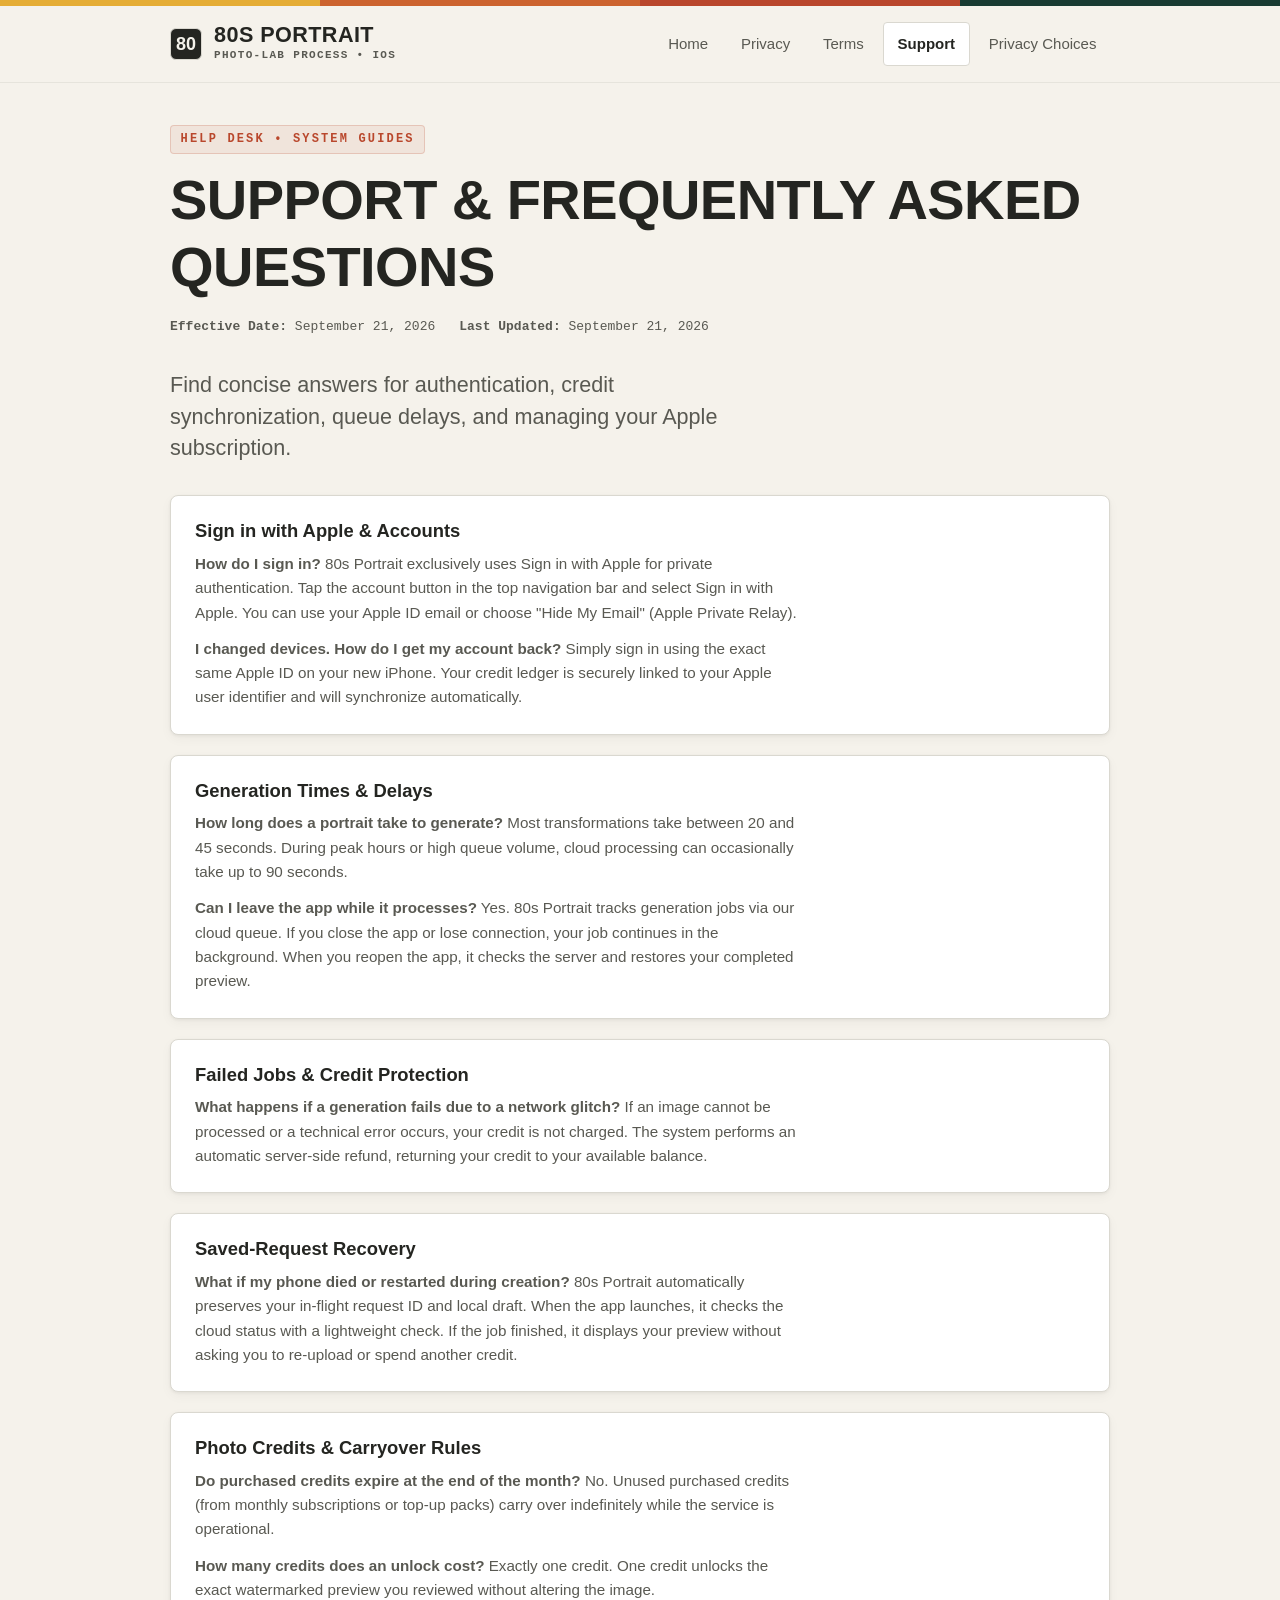
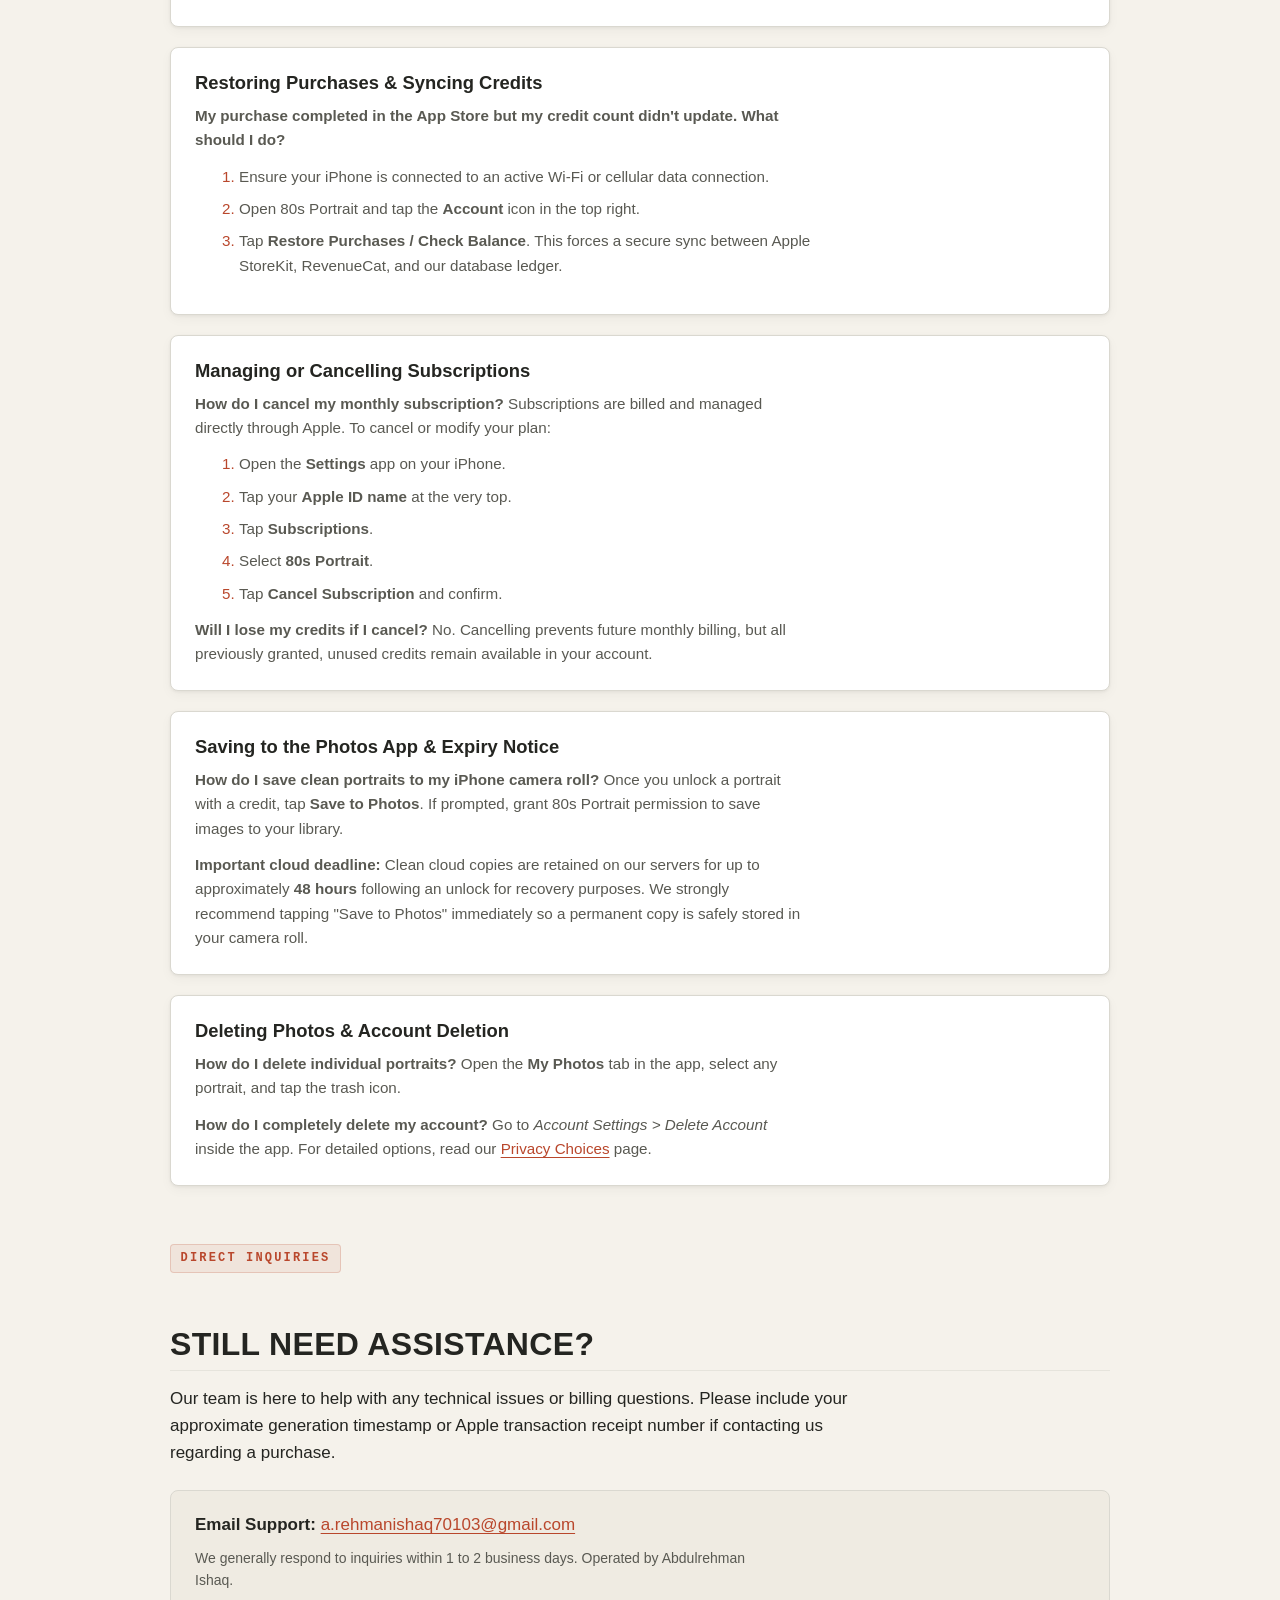
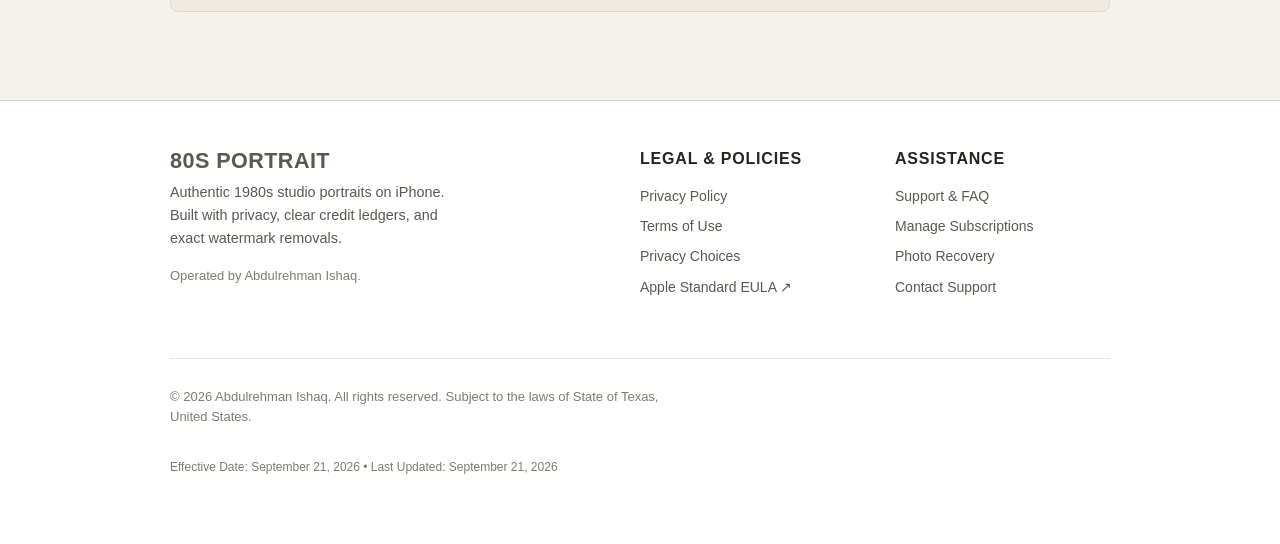
<file: support/index.html>
<!DOCTYPE html>
<html lang="en">
<head>
  <meta charset="UTF-8">
  <meta name="viewport" content="width=device-width, initial-scale=1.0">
  <title>App Support &amp; FAQ — 80s Portrait</title>
  <meta name="description" content="Official support center for 80s Portrait on iOS. Answers to Sign in with Apple, generation delays, photo recovery, credit restores, and subscriptions.">
  <link rel="canonical" href="https://abdulrehman4438.github.io/portrait-studio-site/support/">
  <meta property="og:title" content="App Support &amp; FAQ — 80s Portrait">
  <meta property="og:description" content="Get help with 80s Portrait on iPhone: subscriptions, credit synchronization, photo recovery, and account management.">
  <meta property="og:type" content="article">
  <meta property="og:url" content="https://abdulrehman4438.github.io/portrait-studio-site/support/">
  <meta name="format-detection" content="telephone=no">
  <meta http-equiv="Content-Security-Policy" content="default-src 'self'; style-src 'self' 'unsafe-inline'; img-src 'self' data:; script-src 'self'; connect-src 'self';">
  <link rel="icon" type="image/svg+xml" href="../assets/img/favicon.svg">
  <link rel="stylesheet" href="../assets/css/style.css">
</head>
<body>
  <a href="#main-content" class="skip-link">Skip to main content</a>

  <div class="film-stripe" aria-hidden="true">
    <div class="film-stripe-segment"></div>
    <div class="film-stripe-segment"></div>
    <div class="film-stripe-segment"></div>
    <div class="film-stripe-segment"></div>
  </div>

  <header class="site-header" role="banner">
    <div class="site-container header-inner">
      <a href="../" class="brand-link" aria-label="80s Portrait Home">
        <div class="brand-mark" aria-hidden="true">80</div>
        <div class="brand-titles">
          <span class="brand-name">80s Portrait</span>
          <span class="brand-badge">Photo-Lab Process &bull; iOS</span>
        </div>
      </a>
      <nav class="site-nav" aria-label="Primary Navigation">
        <a href="../" class="nav-link">Home</a>
        <a href="../privacy/" class="nav-link">Privacy</a>
        <a href="../terms/" class="nav-link">Terms</a>
        <a href="../support/" class="nav-link" aria-current="page">Support</a>
        <a href="../privacy-choices/" class="nav-link">Privacy Choices</a>
      </nav>
    </div>
  </header>

  <main id="main-content" role="main">
    <div class="site-container">

      <span class="film-label">HELP DESK &bull; SYSTEM GUIDES</span>
      <h1>Support &amp; Frequently Asked Questions</h1>
      <div class="meta-date">
        <span><strong>Effective Date:</strong> September 21, 2026</span>
        <span><strong>Last Updated:</strong> September 21, 2026</span>
      </div>

      <p class="hero-subtitle">
        Find concise answers for authentication, credit synchronization, queue delays, and managing your Apple subscription.
      </p>

      <div class="support-grid">

        <!-- Sign in with Apple -->
        <article class="support-card" id="signin">
          <h3>Sign in with Apple &amp; Accounts</h3>
          <p>
            <strong>How do I sign in?</strong> 80s Portrait exclusively uses Sign in with Apple for private authentication. Tap the account button in the top navigation bar and select Sign in with Apple. You can use your Apple ID email or choose "Hide My Email" (Apple Private Relay).
          </p>
          <p>
            <strong>I changed devices. How do I get my account back?</strong> Simply sign in using the exact same Apple ID on your new iPhone. Your credit ledger is securely linked to your Apple user identifier and will synchronize automatically.
          </p>
        </article>

        <!-- Generation Delays & Queue -->
        <article class="support-card" id="generation">
          <h3>Generation Times &amp; Delays</h3>
          <p>
            <strong>How long does a portrait take to generate?</strong> Most transformations take between 20 and 45 seconds. During peak hours or high queue volume, cloud processing can occasionally take up to 90 seconds.
          </p>
          <p>
            <strong>Can I leave the app while it processes?</strong> Yes. 80s Portrait tracks generation jobs via our cloud queue. If you close the app or lose connection, your job continues in the background. When you reopen the app, it checks the server and restores your completed preview.
          </p>
        </article>

        <!-- Failed Jobs & Refunds -->
        <article class="support-card" id="failed-jobs">
          <h3>Failed Jobs &amp; Credit Protection</h3>
          <p>
            <strong>What happens if a generation fails due to a network glitch?</strong> If an image cannot be processed or a technical error occurs, your credit is not charged. The system performs an automatic server-side refund, returning your credit to your available balance.
          </p>
        </article>

        <!-- Saved Request Recovery -->
        <article class="support-card" id="recovery">
          <h3>Saved-Request Recovery</h3>
          <p>
            <strong>What if my phone died or restarted during creation?</strong> 80s Portrait automatically preserves your in-flight request ID and local draft. When the app launches, it checks the cloud status with a lightweight check. If the job finished, it displays your preview without asking you to re-upload or spend another credit.
          </p>
        </article>

        <!-- Credits & Carryover -->
        <article class="support-card" id="credits">
          <h3>Photo Credits &amp; Carryover Rules</h3>
          <p>
            <strong>Do purchased credits expire at the end of the month?</strong> No. Unused purchased credits (from monthly subscriptions or top-up packs) carry over indefinitely while the service is operational.
          </p>
          <p>
            <strong>How many credits does an unlock cost?</strong> Exactly one credit. One credit unlocks the exact watermarked preview you reviewed without altering the image.
          </p>
        </article>

        <!-- Purchase Sync & Restore -->
        <article class="support-card" id="restore">
          <h3>Restoring Purchases &amp; Syncing Credits</h3>
          <p>
            <strong>My purchase completed in the App Store but my credit count didn't update. What should I do?</strong>
          </p>
          <ol style="margin-left: 1.25rem; margin-bottom: 0.75rem; color: var(--ink-secondary); font-size: 0.95rem;">
            <li>Ensure your iPhone is connected to an active Wi-Fi or cellular data connection.</li>
            <li>Open 80s Portrait and tap the <strong>Account</strong> icon in the top right.</li>
            <li>Tap <strong>Restore Purchases / Check Balance</strong>. This forces a secure sync between Apple StoreKit, RevenueCat, and our database ledger.</li>
          </ol>
        </article>

        <!-- Subscription Management -->
        <article class="support-card" id="subscriptions">
          <h3>Managing or Cancelling Subscriptions</h3>
          <p>
            <strong>How do I cancel my monthly subscription?</strong> Subscriptions are billed and managed directly through Apple. To cancel or modify your plan:
          </p>
          <ol style="margin-left: 1.25rem; margin-bottom: 0.75rem; color: var(--ink-secondary); font-size: 0.95rem;">
            <li>Open the <strong>Settings</strong> app on your iPhone.</li>
            <li>Tap your <strong>Apple ID name</strong> at the very top.</li>
            <li>Tap <strong>Subscriptions</strong>.</li>
            <li>Select <strong>80s Portrait</strong>.</li>
            <li>Tap <strong>Cancel Subscription</strong> and confirm.</li>
          </ol>
          <p>
            <strong>Will I lose my credits if I cancel?</strong> No. Cancelling prevents future monthly billing, but all previously granted, unused credits remain available in your account.
          </p>
        </article>

        <!-- Saving to Photos & Retention -->
        <article class="support-card" id="photos-app">
          <h3>Saving to the Photos App &amp; Expiry Notice</h3>
          <p>
            <strong>How do I save clean portraits to my iPhone camera roll?</strong> Once you unlock a portrait with a credit, tap <strong>Save to Photos</strong>. If prompted, grant 80s Portrait permission to save images to your library.
          </p>
          <p>
            <strong>Important cloud deadline:</strong> Clean cloud copies are retained on our servers for up to approximately <strong>48 hours</strong> following an unlock for recovery purposes. We strongly recommend tapping "Save to Photos" immediately so a permanent copy is safely stored in your camera roll.
          </p>
        </article>

        <!-- Deletion -->
        <article class="support-card" id="deletion">
          <h3>Deleting Photos &amp; Account Deletion</h3>
          <p>
            <strong>How do I delete individual portraits?</strong> Open the <strong>My Photos</strong> tab in the app, select any portrait, and tap the trash icon.
          </p>
          <p>
            <strong>How do I completely delete my account?</strong> Go to <em>Account Settings &gt; Delete Account</em> inside the app. For detailed options, read our <a href="../privacy-choices/">Privacy Choices</a> page.
          </p>
        </article>

      </div>

      <!-- Contact Support Box -->
      <section aria-labelledby="contact-box-title" style="margin-top: 3.5rem;">
        <span class="film-label">DIRECT INQUIRIES</span>
        <h2 id="contact-box-title">Still Need Assistance?</h2>
        <p>
          Our team is here to help with any technical issues or billing questions. Please include your approximate generation timestamp or Apple transaction receipt number if contacting us regarding a purchase.
        </p>

        <div class="callout-box">
          <p style="margin-bottom: 0.5rem;">
            <strong>Email Support:</strong> <a href="mailto:a.rehmanishaq70103@gmail.com"><span>a.rehmanishaq70103@gmail.com</span></a>
          </p>
          <p style="font-size: 0.875rem; color: var(--ink-secondary); margin-bottom: 0;">
            We generally respond to inquiries within 1 to 2 business days. Operated by <span>Abdulrehman Ishaq</span>.
          </p>
        </div>
      </section>

    </div>
  </main>

  <footer class="site-footer" role="contentinfo">
    <div class="site-container">
      <div class="footer-grid">
        <div class="footer-col">
          <div class="brand-name" style="margin-bottom: 0.5rem;">80s Portrait</div>
          <p style="font-size: 0.9rem; max-width: 38ch; margin-bottom: 1rem;">
            Authentic 1980s studio portraits on iPhone. Built with privacy, clear credit ledgers, and exact watermark removals.
          </p>
          <p style="font-size: 0.8125rem; color: var(--ink-tertiary); margin-bottom: 0;">
            Operated by <span>Abdulrehman Ishaq</span>.
          </p>
        </div>
        <div class="footer-col">
          <h4>Legal &amp; Policies</h4>
          <ul class="footer-links">
            <li><a href="../privacy/">Privacy Policy</a></li>
            <li><a href="../terms/">Terms of Use</a></li>
            <li><a href="../privacy-choices/">Privacy Choices</a></li>
            <li><a href="https://www.apple.com/legal/internet-services/itunes/dev/stdeula/" target="_blank" rel="noopener noreferrer">Apple Standard EULA &#8599;</a></li>
          </ul>
        </div>
        <div class="footer-col">
          <h4>Assistance</h4>
          <ul class="footer-links">
            <li><a href="../support/" aria-current="page">Support &amp; FAQ</a></li>
            <li><a href="./#subscriptions">Manage Subscriptions</a></li>
            <li><a href="./#recovery">Photo Recovery</a></li>
            <li><a href="mailto:a.rehmanishaq70103@gmail.com">Contact Support</a></li>
          </ul>
        </div>
      </div>

      <div class="footer-legal">
        <p>
          &copy; 2026 <span>Abdulrehman Ishaq</span>. All rights reserved. Subject to the laws of <span>State of Texas, United States</span>.
        </p>
        <p style="font-size: 0.75rem;">
          Effective Date: September 21, 2026 &bull; Last Updated: September 21, 2026
        </p>
      </div>
    </div>
  </footer>
</body>
</html>
</file>
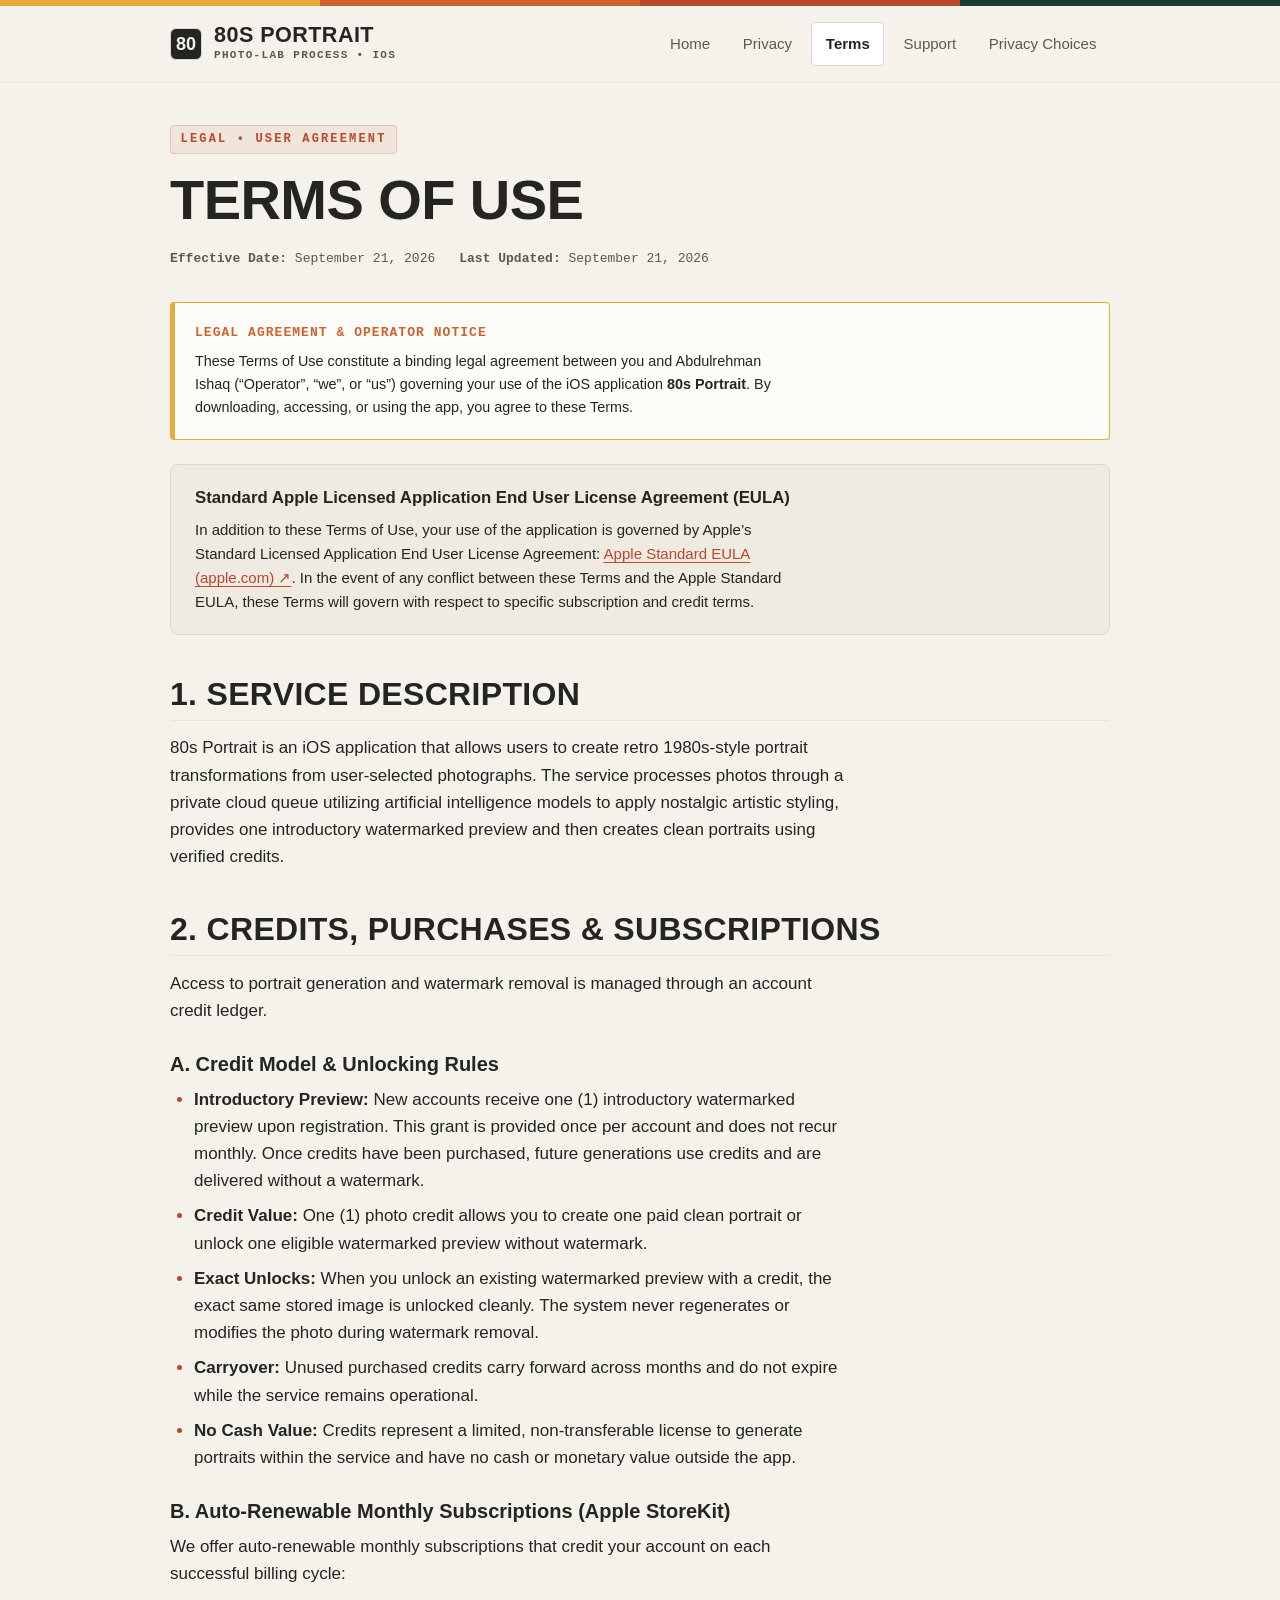
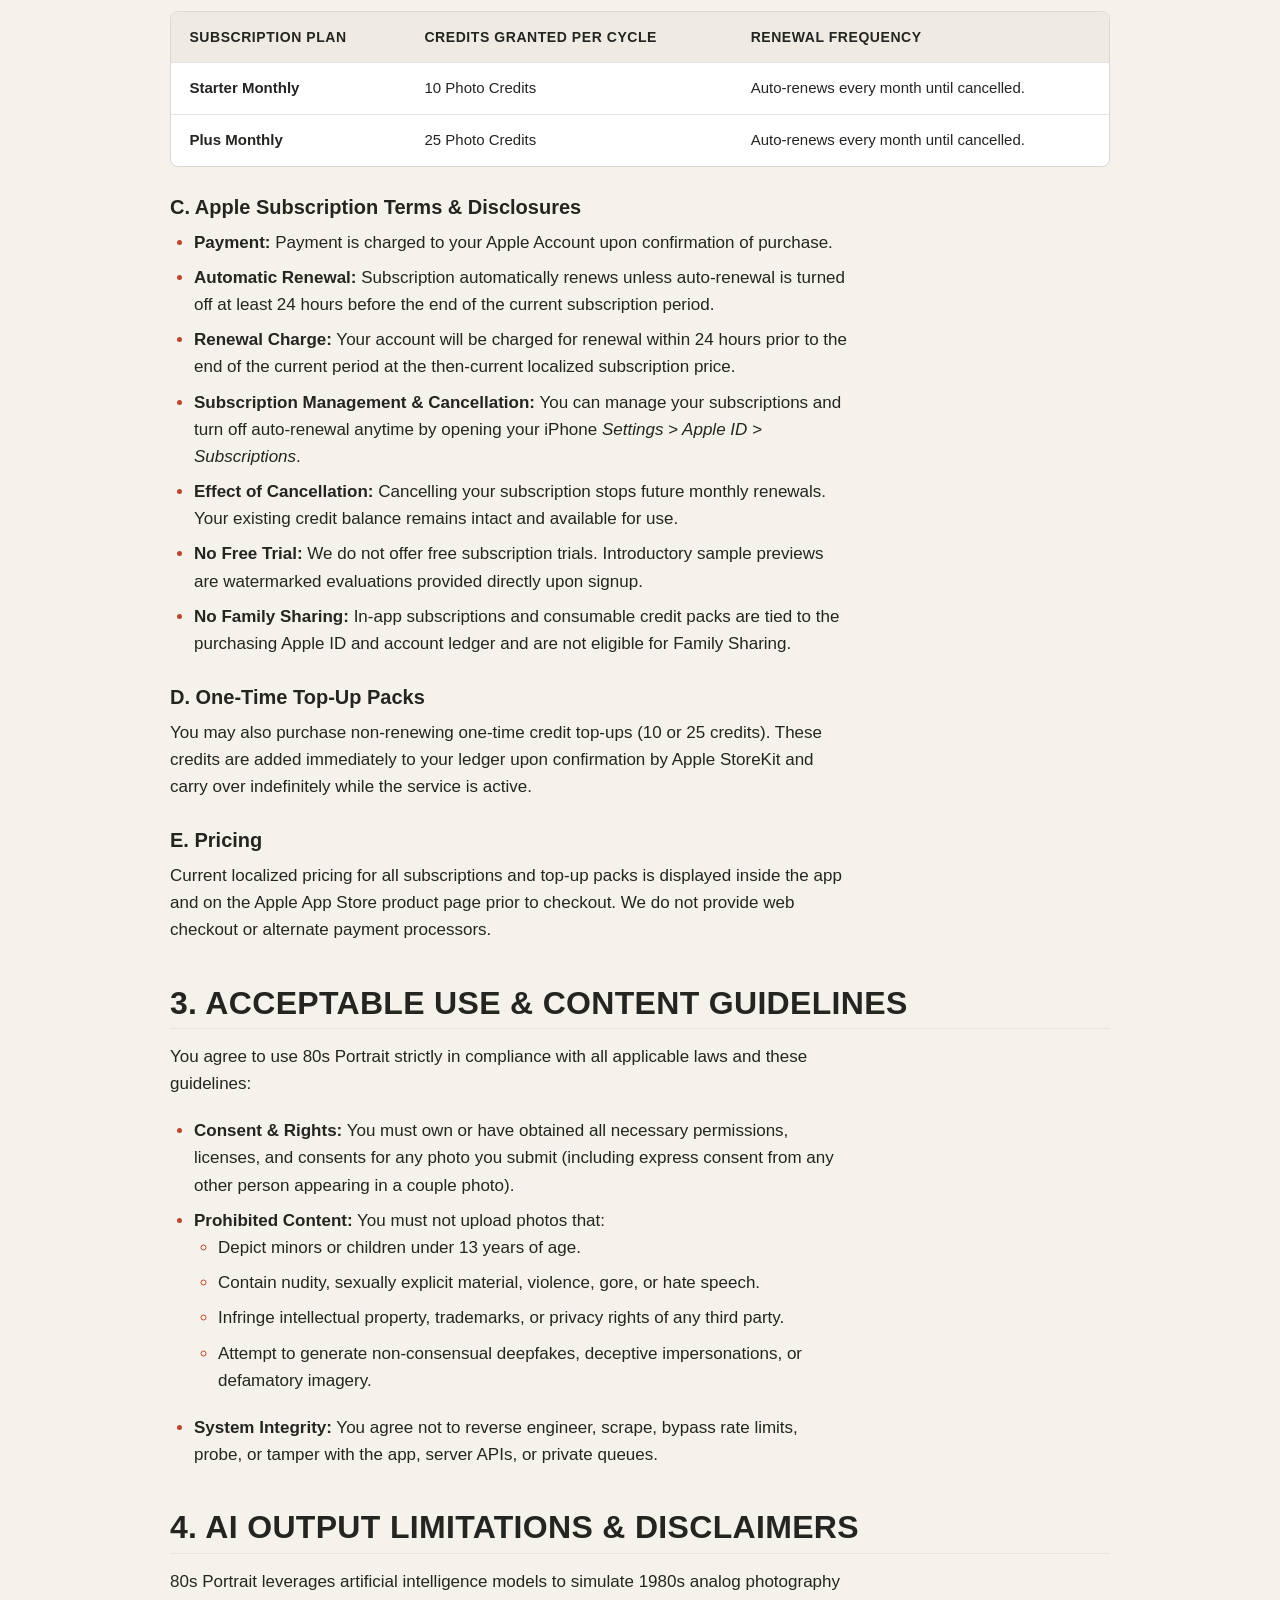
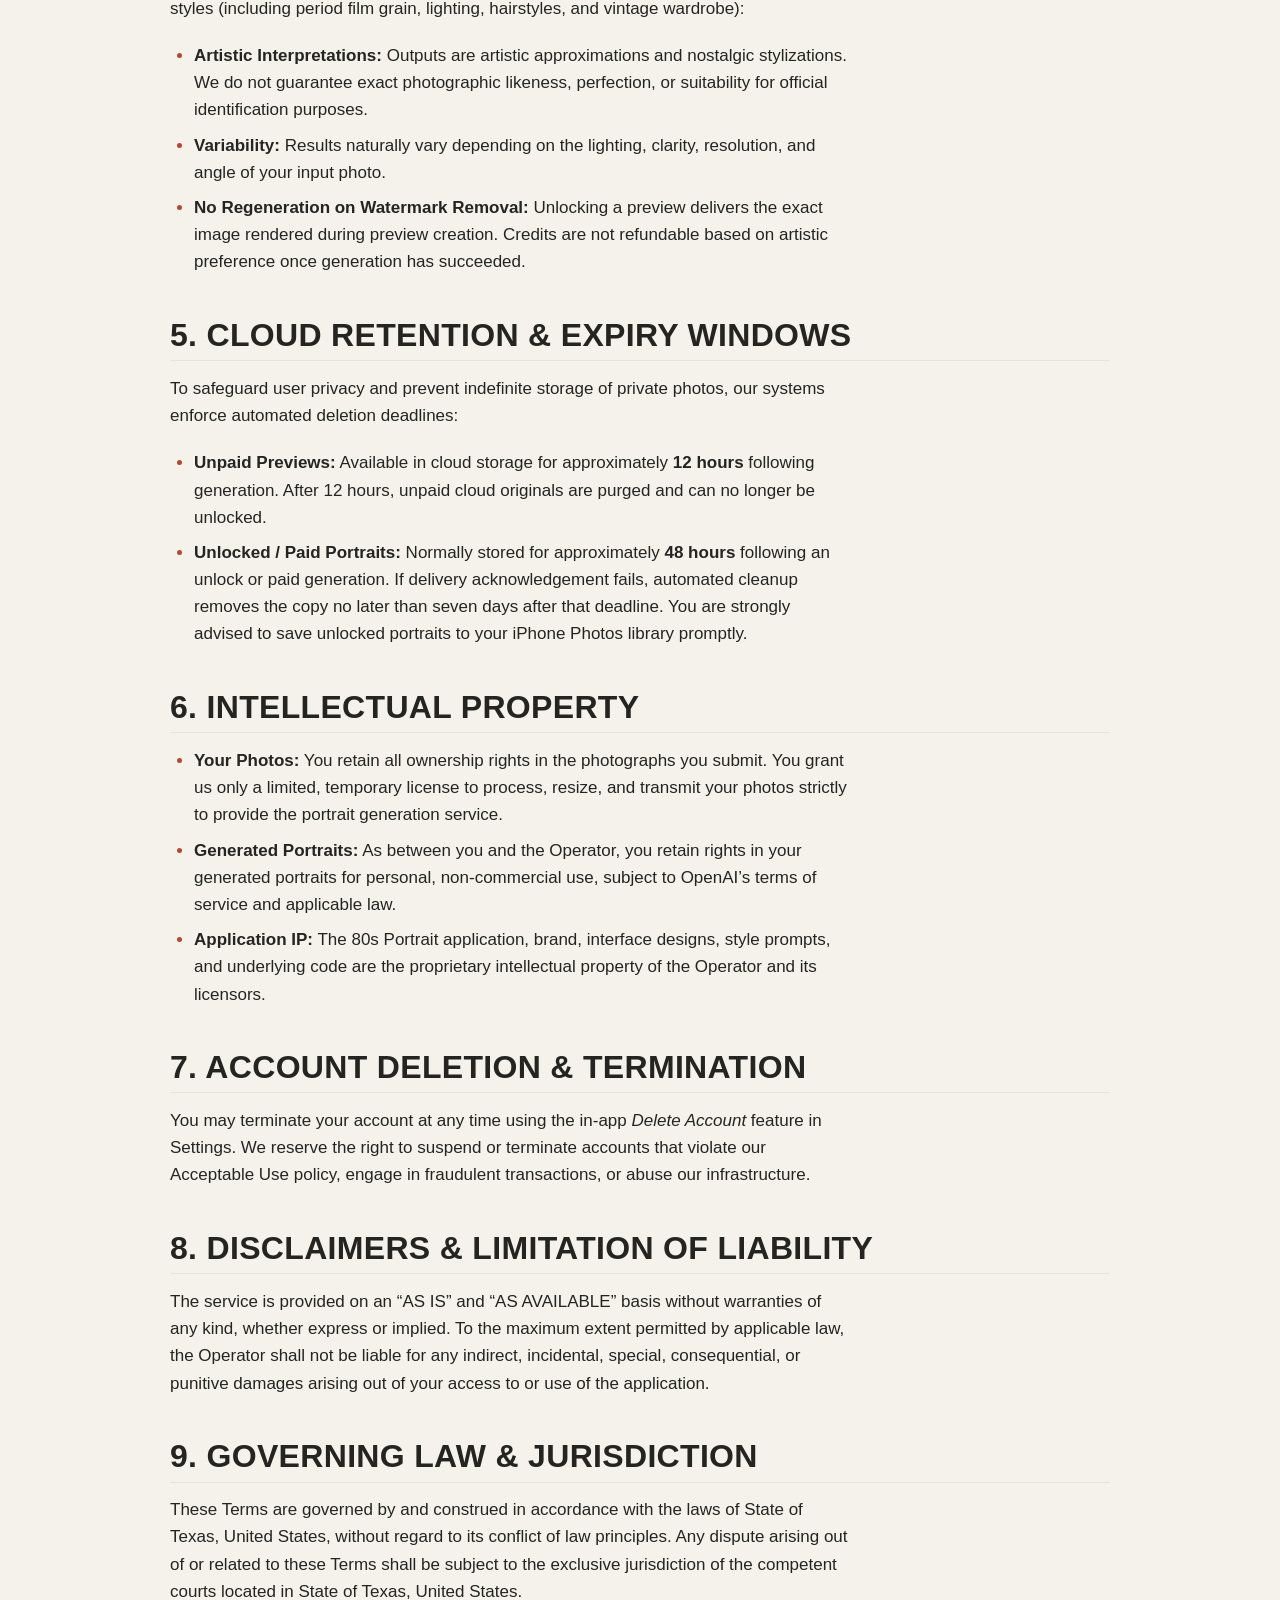
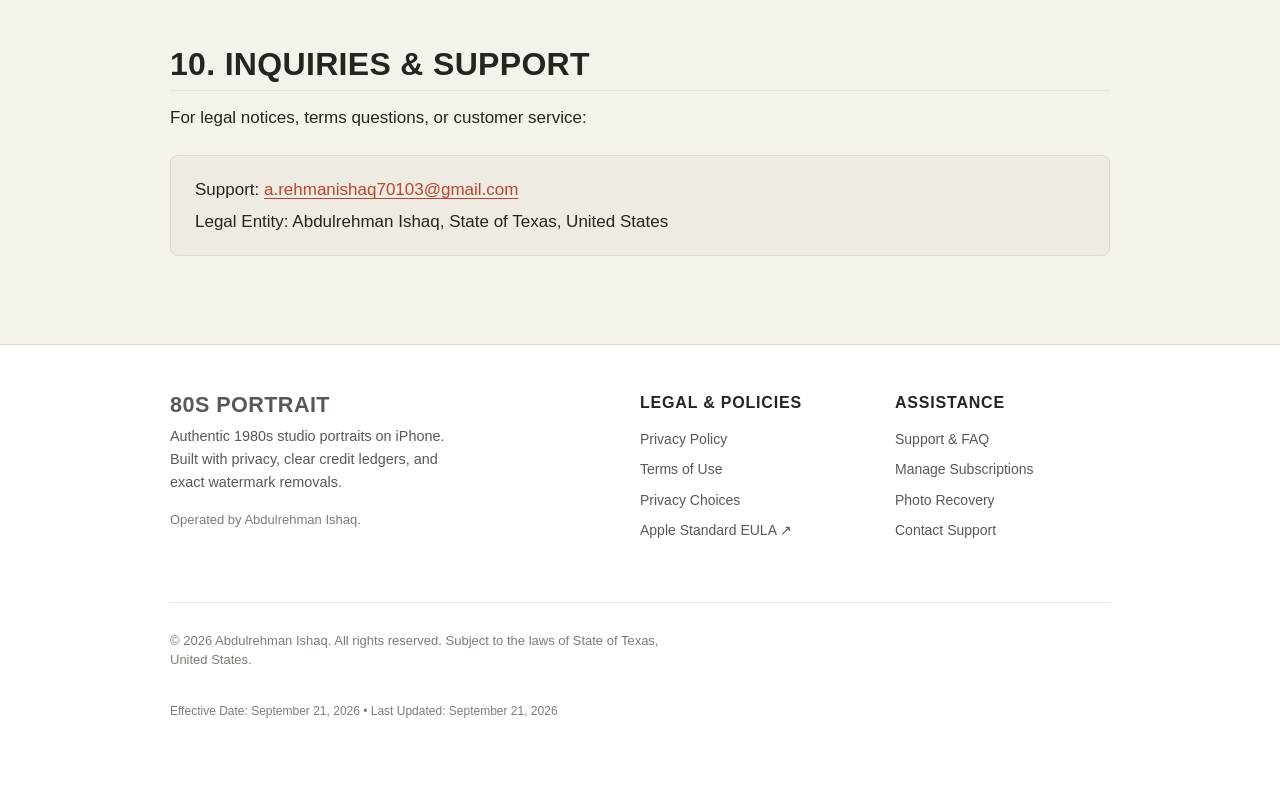
<file: terms/index.html>
<!DOCTYPE html>
<html lang="en">
<head>
  <meta charset="UTF-8">
  <meta name="viewport" content="width=device-width, initial-scale=1.0">
  <title>Terms of Use — 80s Portrait</title>
  <meta name="description" content="Terms of Use for 80s Portrait on iOS. Complete terms regarding auto-renewable subscriptions, credit carryovers, acceptable use, and Apple EULA.">
  <link rel="canonical" href="https://abdulrehman4438.github.io/portrait-studio-site/terms/">
  <meta property="og:title" content="Terms of Use — 80s Portrait">
  <meta property="og:description" content="Clear terms regarding subscriptions, credit ledgers, acceptable use, and Apple EULA for 80s Portrait.">
  <meta property="og:type" content="article">
  <meta property="og:url" content="https://abdulrehman4438.github.io/portrait-studio-site/terms/">
  <meta name="format-detection" content="telephone=no">
  <meta http-equiv="Content-Security-Policy" content="default-src 'self'; style-src 'self' 'unsafe-inline'; img-src 'self' data:; script-src 'self'; connect-src 'self';">
  <link rel="icon" type="image/svg+xml" href="../assets/img/favicon.svg">
  <link rel="stylesheet" href="../assets/css/style.css">
</head>
<body>
  <a href="#main-content" class="skip-link">Skip to main content</a>

  <div class="film-stripe" aria-hidden="true">
    <div class="film-stripe-segment"></div>
    <div class="film-stripe-segment"></div>
    <div class="film-stripe-segment"></div>
    <div class="film-stripe-segment"></div>
  </div>

  <header class="site-header" role="banner">
    <div class="site-container header-inner">
      <a href="../" class="brand-link" aria-label="80s Portrait Home">
        <div class="brand-mark" aria-hidden="true">80</div>
        <div class="brand-titles">
          <span class="brand-name">80s Portrait</span>
          <span class="brand-badge">Photo-Lab Process &bull; iOS</span>
        </div>
      </a>
      <nav class="site-nav" aria-label="Primary Navigation">
        <a href="../" class="nav-link">Home</a>
        <a href="../privacy/" class="nav-link">Privacy</a>
        <a href="../terms/" class="nav-link" aria-current="page">Terms</a>
        <a href="../support/" class="nav-link">Support</a>
        <a href="../privacy-choices/" class="nav-link">Privacy Choices</a>
      </nav>
    </div>
  </header>

  <main id="main-content" role="main">
    <div class="site-container">

      <span class="film-label">LEGAL &bull; USER AGREEMENT</span>
      <h1>Terms of Use</h1>
      <div class="meta-date">
        <span><strong>Effective Date:</strong> September 21, 2026</span>
        <span><strong>Last Updated:</strong> September 21, 2026</span>
      </div>

      <div class="operator-notice" role="note">
        <div class="operator-notice-title">Legal Agreement &amp; Operator Notice</div>
        <p style="font-size: 0.9rem; margin-bottom: 0;">
          These Terms of Use constitute a binding legal agreement between you and <span>Abdulrehman Ishaq</span> (&ldquo;Operator&rdquo;, &ldquo;we&rdquo;, or &ldquo;us&rdquo;) governing your use of the iOS application <strong>80s Portrait</strong>. By downloading, accessing, or using the app, you agree to these Terms.
        </p>
      </div>

      <div class="callout-box">
        <div class="callout-title">Standard Apple Licensed Application End User License Agreement (EULA)</div>
        <p style="margin-bottom: 0; font-size: 0.9375rem;">
          In addition to these Terms of Use, your use of the application is governed by Apple&rsquo;s Standard Licensed Application End User License Agreement: <a href="https://www.apple.com/legal/internet-services/itunes/dev/stdeula/" target="_blank" rel="noopener noreferrer">Apple Standard EULA (apple.com) &#8599;</a>. In the event of any conflict between these Terms and the Apple Standard EULA, these Terms will govern with respect to specific subscription and credit terms.
        </p>
      </div>

      <section aria-labelledby="service-title">
        <h2 id="service-title">1. Service Description</h2>
        <p>
          80s Portrait is an iOS application that allows users to create retro 1980s-style portrait transformations from user-selected photographs. The service processes photos through a private cloud queue utilizing artificial intelligence models to apply nostalgic artistic styling, provides one introductory watermarked preview and then creates clean portraits using verified credits.
        </p>
      </section>

      <section aria-labelledby="commercial-title">
        <h2 id="commercial-title">2. Credits, Purchases &amp; Subscriptions</h2>
        <p>
          Access to portrait generation and watermark removal is managed through an account credit ledger.
        </p>

        <h3>A. Credit Model &amp; Unlocking Rules</h3>
        <ul>
          <li><strong>Introductory Preview:</strong> New accounts receive one (1) introductory watermarked preview upon registration. This grant is provided once per account and does not recur monthly. Once credits have been purchased, future generations use credits and are delivered without a watermark.</li>
          <li><strong>Credit Value:</strong> One (1) photo credit allows you to create one paid clean portrait or unlock one eligible watermarked preview without watermark.</li>
          <li><strong>Exact Unlocks:</strong> When you unlock an existing watermarked preview with a credit, the exact same stored image is unlocked cleanly. The system never regenerates or modifies the photo during watermark removal.</li>
          <li><strong>Carryover:</strong> Unused purchased credits carry forward across months and do not expire while the service remains operational.</li>
          <li><strong>No Cash Value:</strong> Credits represent a limited, non-transferable license to generate portraits within the service and have no cash or monetary value outside the app.</li>
        </ul>

        <h3>B. Auto-Renewable Monthly Subscriptions (Apple StoreKit)</h3>
        <p>
          We offer auto-renewable monthly subscriptions that credit your account on each successful billing cycle:
        </p>
        <div class="table-wrapper">
          <table aria-label="Subscription Plans">
            <thead>
              <tr>
                <th scope="col">Subscription Plan</th>
                <th scope="col">Credits Granted per Cycle</th>
                <th scope="col">Renewal Frequency</th>
              </tr>
            </thead>
            <tbody>
              <tr>
                <td><strong>Starter Monthly</strong></td>
                <td>10 Photo Credits</td>
                <td>Auto-renews every month until cancelled.</td>
              </tr>
              <tr>
                <td><strong>Plus Monthly</strong></td>
                <td>25 Photo Credits</td>
                <td>Auto-renews every month until cancelled.</td>
              </tr>
            </tbody>
          </table>
        </div>

        <h3>C. Apple Subscription Terms &amp; Disclosures</h3>
        <ul>
          <li><strong>Payment:</strong> Payment is charged to your Apple Account upon confirmation of purchase.</li>
          <li><strong>Automatic Renewal:</strong> Subscription automatically renews unless auto-renewal is turned off at least 24 hours before the end of the current subscription period.</li>
          <li><strong>Renewal Charge:</strong> Your account will be charged for renewal within 24 hours prior to the end of the current period at the then-current localized subscription price.</li>
          <li><strong>Subscription Management &amp; Cancellation:</strong> You can manage your subscriptions and turn off auto-renewal anytime by opening your iPhone <em>Settings &gt; Apple ID &gt; Subscriptions</em>.</li>
          <li><strong>Effect of Cancellation:</strong> Cancelling your subscription stops future monthly renewals. Your existing credit balance remains intact and available for use.</li>
          <li><strong>No Free Trial:</strong> We do not offer free subscription trials. Introductory sample previews are watermarked evaluations provided directly upon signup.</li>
          <li><strong>No Family Sharing:</strong> In-app subscriptions and consumable credit packs are tied to the purchasing Apple ID and account ledger and are not eligible for Family Sharing.</li>
        </ul>

        <h3>D. One-Time Top-Up Packs</h3>
        <p>
          You may also purchase non-renewing one-time credit top-ups (10 or 25 credits). These credits are added immediately to your ledger upon confirmation by Apple StoreKit and carry over indefinitely while the service is active.
        </p>

        <h3>E. Pricing</h3>
        <p>
          Current localized pricing for all subscriptions and top-up packs is displayed inside the app and on the Apple App Store product page prior to checkout. We do not provide web checkout or alternate payment processors.
        </p>
      </section>

      <section aria-labelledby="acceptable-use-title">
        <h2 id="acceptable-use-title">3. Acceptable Use &amp; Content Guidelines</h2>
        <p>
          You agree to use 80s Portrait strictly in compliance with all applicable laws and these guidelines:
        </p>
        <ul>
          <li><strong>Consent &amp; Rights:</strong> You must own or have obtained all necessary permissions, licenses, and consents for any photo you submit (including express consent from any other person appearing in a couple photo).</li>
          <li><strong>Prohibited Content:</strong> You must not upload photos that:
            <ul>
              <li>Depict minors or children under 13 years of age.</li>
              <li>Contain nudity, sexually explicit material, violence, gore, or hate speech.</li>
              <li>Infringe intellectual property, trademarks, or privacy rights of any third party.</li>
              <li>Attempt to generate non-consensual deepfakes, deceptive impersonations, or defamatory imagery.</li>
            </ul>
          </li>
          <li><strong>System Integrity:</strong> You agree not to reverse engineer, scrape, bypass rate limits, probe, or tamper with the app, server APIs, or private queues.</li>
        </ul>
      </section>

      <section aria-labelledby="ai-limitations-title">
        <h2 id="ai-limitations-title">4. AI Output Limitations &amp; Disclaimers</h2>
        <p>
          80s Portrait leverages artificial intelligence models to simulate 1980s analog photography styles (including period film grain, lighting, hairstyles, and vintage wardrobe):
        </p>
        <ul>
          <li><strong>Artistic Interpretations:</strong> Outputs are artistic approximations and nostalgic stylizations. We do not guarantee exact photographic likeness, perfection, or suitability for official identification purposes.</li>
          <li><strong>Variability:</strong> Results naturally vary depending on the lighting, clarity, resolution, and angle of your input photo.</li>
          <li><strong>No Regeneration on Watermark Removal:</strong> Unlocking a preview delivers the exact image rendered during preview creation. Credits are not refundable based on artistic preference once generation has succeeded.</li>
        </ul>
      </section>

      <section aria-labelledby="retention-terms-title">
        <h2 id="retention-terms-title">5. Cloud Retention &amp; Expiry Windows</h2>
        <p>
          To safeguard user privacy and prevent indefinite storage of private photos, our systems enforce automated deletion deadlines:
        </p>
        <ul>
          <li><strong>Unpaid Previews:</strong> Available in cloud storage for approximately <strong>12 hours</strong> following generation. After 12 hours, unpaid cloud originals are purged and can no longer be unlocked.</li>
          <li><strong>Unlocked / Paid Portraits:</strong> Normally stored for approximately <strong>48 hours</strong> following an unlock or paid generation. If delivery acknowledgement fails, automated cleanup removes the copy no later than seven days after that deadline. You are strongly advised to save unlocked portraits to your iPhone Photos library promptly.</li>
        </ul>
      </section>

      <section aria-labelledby="ip-title">
        <h2 id="ip-title">6. Intellectual Property</h2>
        <ul>
          <li><strong>Your Photos:</strong> You retain all ownership rights in the photographs you submit. You grant us only a limited, temporary license to process, resize, and transmit your photos strictly to provide the portrait generation service.</li>
          <li><strong>Generated Portraits:</strong> As between you and the Operator, you retain rights in your generated portraits for personal, non-commercial use, subject to OpenAI&rsquo;s terms of service and applicable law.</li>
          <li><strong>Application IP:</strong> The 80s Portrait application, brand, interface designs, style prompts, and underlying code are the proprietary intellectual property of the Operator and its licensors.</li>
        </ul>
      </section>

      <section aria-labelledby="termination-title">
        <h2 id="termination-title">7. Account Deletion &amp; Termination</h2>
        <p>
          You may terminate your account at any time using the in-app <em>Delete Account</em> feature in Settings. We reserve the right to suspend or terminate accounts that violate our Acceptable Use policy, engage in fraudulent transactions, or abuse our infrastructure.
        </p>
      </section>

      <section aria-labelledby="warranty-title">
        <h2 id="warranty-title">8. Disclaimers &amp; Limitation of Liability</h2>
        <p>
          The service is provided on an &ldquo;AS IS&rdquo; and &ldquo;AS AVAILABLE&rdquo; basis without warranties of any kind, whether express or implied. To the maximum extent permitted by applicable law, the Operator shall not be liable for any indirect, incidental, special, consequential, or punitive damages arising out of your access to or use of the application.
        </p>
      </section>

      <section aria-labelledby="governing-law-title">
        <h2 id="governing-law-title">9. Governing Law &amp; Jurisdiction</h2>
        <p>
          These Terms are governed by and construed in accordance with the laws of <span>State of Texas, United States</span>, without regard to its conflict of law principles. Any dispute arising out of or related to these Terms shall be subject to the exclusive jurisdiction of the competent courts located in <span>State of Texas, United States</span>.
        </p>
      </section>

      <section aria-labelledby="contact-terms-title">
        <h2 id="contact-terms-title">10. Inquiries &amp; Support</h2>
        <p>
          For legal notices, terms questions, or customer service:
        </p>
        <div class="callout-box">
          <p style="margin-bottom: 0.25rem;">Support: <a href="mailto:a.rehmanishaq70103@gmail.com"><span>a.rehmanishaq70103@gmail.com</span></a></p>
          <p style="margin-bottom: 0;">Legal Entity: <span>Abdulrehman Ishaq</span>, <span>State of Texas, United States</span></p>
        </div>
      </section>

    </div>
  </main>

  <footer class="site-footer" role="contentinfo">
    <div class="site-container">
      <div class="footer-grid">
        <div class="footer-col">
          <div class="brand-name" style="margin-bottom: 0.5rem;">80s Portrait</div>
          <p style="font-size: 0.9rem; max-width: 38ch; margin-bottom: 1rem;">
            Authentic 1980s studio portraits on iPhone. Built with privacy, clear credit ledgers, and exact watermark removals.
          </p>
          <p style="font-size: 0.8125rem; color: var(--ink-tertiary); margin-bottom: 0;">
            Operated by <span>Abdulrehman Ishaq</span>.
          </p>
        </div>
        <div class="footer-col">
          <h4>Legal &amp; Policies</h4>
          <ul class="footer-links">
            <li><a href="../privacy/">Privacy Policy</a></li>
            <li><a href="../terms/" aria-current="page">Terms of Use</a></li>
            <li><a href="../privacy-choices/">Privacy Choices</a></li>
            <li><a href="https://www.apple.com/legal/internet-services/itunes/dev/stdeula/" target="_blank" rel="noopener noreferrer">Apple Standard EULA &#8599;</a></li>
          </ul>
        </div>
        <div class="footer-col">
          <h4>Assistance</h4>
          <ul class="footer-links">
            <li><a href="../support/">Support &amp; FAQ</a></li>
            <li><a href="../support/#subscriptions">Manage Subscriptions</a></li>
            <li><a href="../support/#recovery">Photo Recovery</a></li>
            <li><a href="mailto:a.rehmanishaq70103@gmail.com">Contact Support</a></li>
          </ul>
        </div>
      </div>

      <div class="footer-legal">
        <p>
          &copy; 2026 <span>Abdulrehman Ishaq</span>. All rights reserved. Subject to the laws of <span>State of Texas, United States</span>.
        </p>
        <p style="font-size: 0.75rem;">
          Effective Date: September 21, 2026 &bull; Last Updated: September 21, 2026
        </p>
      </div>
    </div>
  </footer>
</body>
</html>
</file>
<file: assets/css/style.css>
/* ==========================================================================
   Portrait Studio — Public Web & Legal Stylesheet
   Designed to match the native iOS 1980s photo-lab visual identity:
   Warm paper, photo ink, burnt vermilion, amber/orange film stripes.
   Zero external fonts, zero tracking, strict WCAG AAA/AA accessibility.
   ========================================================================== */

:root {
  --bg: #F5F2EB;
  --surface: #FFFFFF;
  --surface-alt: #EFEBE2;
  --surface-tint: #FDFCF9;
  --ink: #242521;
  --ink-secondary: #595952;
  --ink-tertiary: #7D7C73;
  --line: #DAD8D0;
  --line-subtle: #E6E4DC;
  
  --accent: #B9472C;
  --accent-hover: #9E3A22;
  --accent-soft: rgba(185, 71, 44, 0.08);
  --accent-focus: rgba(185, 71, 44, 0.25);
  --link: #B9472C;
  --link-hover: #8D321D;

  --film-amber: #E5AD35;
  --film-orange: #CC632F;
  --film-vermilion: #B9472C;
  --film-green: #193B32;

  --font-display: -apple-system, BlinkMacSystemFont, "Avenir Next Condensed", "HelveticaNeue-CondensedBold", "Avenir Next", "Segoe UI Condensed", "Arial Narrow", sans-serif;
  --font-body: -apple-system, BlinkMacSystemFont, "SF Pro Text", "Helvetica Neue", "Segoe UI", Roboto, Arial, sans-serif;
  --font-mono: ui-monospace, "SF Mono", Menlo, Monaco, Consolas, "Liberation Mono", monospace;

  --radius-sm: 4px;
  --radius-md: 8px;
  --radius-lg: 14px;
  
  --shadow-print: 0 1px 3px rgba(36, 37, 33, 0.06), 0 4px 12px rgba(36, 37, 33, 0.04);
  --shadow-card: 0 2px 8px rgba(36, 37, 33, 0.05), 0 12px 28px rgba(36, 37, 33, 0.06);

  --container-max: 980px;
  --text-measure: 72ch;
}

@media (prefers-color-scheme: dark) {
  :root {
    --bg: #191A18;
    --surface: #242522;
    --surface-alt: #1F201D;
    --surface-tint: #2B2C29;
    --ink: #F5F2EB;
    --ink-secondary: #BDBDB5;
    --ink-tertiary: #8E8E87;
    --line: #4E5049;
    --line-subtle: #363732;

    --accent: #B9472C;
    --accent-hover: #D1583B;
    --accent-soft: rgba(209, 88, 59, 0.16);
    --accent-focus: rgba(255, 173, 129, 0.35);
    --link: #FFAD81;
    --link-hover: #FFC4A6;

    --shadow-print: 0 1px 3px rgba(0, 0, 0, 0.4);
    --shadow-card: 0 4px 16px rgba(0, 0, 0, 0.5);
  }
}

/* Reset & Box Sizing */
*, *::before, *::after {
  box-sizing: border-box;
  margin: 0;
  padding: 0;
}

html {
  font-size: 100%;
  -webkit-text-size-adjust: 100%;
  scroll-behavior: smooth;
  background-color: var(--bg);
  color: var(--ink);
}

body {
  min-height: 100vh;
  font-family: var(--font-body);
  font-size: 1.0625rem; /* 17px base iOS readability */
  line-height: 1.6;
  color: var(--ink);
  background-color: var(--bg);
  display: flex;
  flex-direction: column;
}

/* Accessible Skip Link */
.skip-link {
  position: absolute;
  top: -100px;
  left: 1rem;
  z-index: 9999;
  padding: 0.75rem 1.25rem;
  background: var(--ink);
  color: var(--bg);
  text-decoration: none;
  font-weight: 600;
  border-radius: var(--radius-sm);
  border: 2px solid var(--accent);
  transition: top 0.15s ease-out;
}

.skip-link:focus {
  top: 1rem;
  outline: none;
}

/* Focus Indicator for Keyboard Users */
:focus-visible {
  outline: 3px solid var(--accent);
  outline-offset: 3px;
}

/* Film Stripe Accent (1980s Photo Lab packaging) */
.film-stripe {
  display: flex;
  height: 6px;
  width: 100%;
  background: transparent;
}

.film-stripe-segment {
  flex: 1;
  height: 100%;
}

.film-stripe-segment:nth-child(1) { background-color: var(--film-amber); }
.film-stripe-segment:nth-child(2) { background-color: var(--film-orange); }
.film-stripe-segment:nth-child(3) { background-color: var(--film-vermilion); }
.film-stripe-segment:nth-child(4) { background-color: var(--film-green); }

/* Layout Shell */
.site-container {
  width: 100%;
  max-width: var(--container-max);
  margin-left: auto;
  margin-right: auto;
  padding-left: 1.25rem;
  padding-right: 1.25rem;
}

/* Site Header */
.site-header {
  background-color: var(--bg);
  border-bottom: 1px solid var(--line-subtle);
  position: sticky;
  top: 0;
  z-index: 100;
  backdrop-filter: blur(12px);
  -webkit-backdrop-filter: blur(12px);
}

.header-inner {
  display: flex;
  align-items: center;
  justify-content: space-between;
  padding-top: 1rem;
  padding-bottom: 1rem;
  gap: 1rem;
  flex-wrap: wrap;
}

.brand-link {
  display: inline-flex;
  align-items: center;
  gap: 0.75rem;
  text-decoration: none;
  color: var(--ink);
  min-height: 44px;
}

.brand-mark {
  width: 32px;
  height: 32px;
  border-radius: 6px;
  background: var(--ink);
  color: var(--bg);
  display: flex;
  align-items: center;
  justify-content: center;
  font-family: var(--font-display);
  font-weight: 800;
  font-size: 1.125rem;
  border: 1px solid var(--line);
}

.brand-titles {
  display: flex;
  flex-direction: column;
}

.brand-name {
  font-family: var(--font-display);
  font-size: 1.35rem;
  font-weight: 800;
  letter-spacing: 0.02em;
  text-transform: uppercase;
  line-height: 1.1;
}

.brand-badge {
  font-family: var(--font-mono);
  font-size: 0.6875rem;
  font-weight: 700;
  letter-spacing: 0.12em;
  text-transform: uppercase;
  color: var(--ink-secondary);
}

/* Navigation Links */
.site-nav {
  display: flex;
  align-items: center;
  gap: 0.35rem;
  flex-wrap: wrap;
}

.nav-link {
  display: inline-flex;
  align-items: center;
  padding: 0.5rem 0.85rem;
  min-height: 44px;
  font-size: 0.9375rem;
  font-weight: 500;
  color: var(--ink-secondary);
  text-decoration: none;
  border-radius: var(--radius-sm);
  transition: color 0.15s ease, background-color 0.15s ease;
}

.nav-link:hover {
  color: var(--ink);
  background-color: var(--surface-alt);
}

.nav-link[aria-current="page"] {
  color: var(--ink);
  font-weight: 700;
  background-color: var(--surface);
  border: 1px solid var(--line);
}

/* Main Content Area */
main {
  flex: 1 0 auto;
  padding-top: 2.5rem;
  padding-bottom: 4rem;
}

/* Typography Hierarchy */
h1, h2, h3, h4 {
  color: var(--ink);
  line-height: 1.2;
  font-weight: 700;
}

h1 {
  font-family: var(--font-display);
  font-size: clamp(2.25rem, 5vw, 3.5rem);
  letter-spacing: -0.01em;
  text-transform: uppercase;
  margin-bottom: 1rem;
}

h2 {
  font-family: var(--font-display);
  font-size: clamp(1.5rem, 3vw, 2rem);
  letter-spacing: 0.01em;
  text-transform: uppercase;
  margin-top: 2.5rem;
  margin-bottom: 0.85rem;
  padding-bottom: 0.4rem;
  border-bottom: 1px solid var(--line-subtle);
}

h3 {
  font-size: 1.25rem;
  margin-top: 1.75rem;
  margin-bottom: 0.6rem;
}

p, ul, ol {
  margin-bottom: 1.25rem;
  max-width: var(--text-measure);
}

ul, ol {
  padding-left: 1.5rem;
}

li {
  margin-bottom: 0.5rem;
}

li::marker {
  color: var(--accent);
}

a {
  color: var(--link);
  text-decoration: underline;
  text-underline-offset: 3px;
  transition: color 0.15s ease;
}

a:hover {
  color: var(--link-hover);
}

/* Film Labels (Monospaced stamped metadata) */
.film-label {
  display: inline-block;
  font-family: var(--font-mono);
  font-size: 0.75rem;
  font-weight: 700;
  letter-spacing: 0.18em;
  text-transform: uppercase;
  color: var(--accent);
  background: var(--accent-soft);
  padding: 0.25rem 0.6rem;
  border-radius: var(--radius-sm);
  margin-bottom: 0.75rem;
  border: 1px solid rgba(185, 71, 44, 0.2);
}

.meta-date {
  font-family: var(--font-mono);
  font-size: 0.8125rem;
  color: var(--ink-secondary);
  margin-bottom: 2rem;
  display: flex;
  gap: 1.5rem;
  flex-wrap: wrap;
}

/* Photo Lab Cards & Print Boxes */
.print-card {
  background: var(--surface);
  border: 1px solid var(--line);
  border-radius: var(--radius-md);
  padding: 1.75rem;
  margin-bottom: 1.75rem;
  box-shadow: var(--shadow-print);
  position: relative;
}

.print-card::before {
  content: "";
  position: absolute;
  top: 0;
  left: 1.75rem;
  right: 1.75rem;
  height: 2px;
  background: linear-gradient(90deg, var(--film-amber), var(--film-orange), var(--film-vermilion), var(--film-green));
  opacity: 0.6;
}

/* Hero Section */
.hero {
  padding: 2rem 0 3rem;
}

.hero-subtitle {
  font-size: 1.35rem;
  font-weight: 400;
  color: var(--ink-secondary);
  max-width: 48ch;
  margin-bottom: 2rem;
  line-height: 1.45;
}

.hero-actions {
  display: flex;
  gap: 1rem;
  flex-wrap: wrap;
  margin-bottom: 2.5rem;
}

/* Buttons (Minimum 44px) */
.btn {
  display: inline-flex;
  align-items: center;
  justify-content: center;
  gap: 0.6rem;
  min-height: 48px;
  padding: 0.75rem 1.5rem;
  font-family: var(--font-body);
  font-size: 1rem;
  font-weight: 600;
  text-decoration: none;
  border-radius: var(--radius-sm);
  cursor: pointer;
  transition: background-color 0.15s ease, color 0.15s ease, border-color 0.15s ease;
  border: 1px solid transparent;
}

.btn-primary {
  background-color: var(--accent);
  color: #FFFFFF;
}

.btn-primary:hover {
  background-color: var(--accent-hover);
  color: #FFFFFF;
  text-decoration: none;
}

.btn-secondary {
  background-color: var(--surface);
  color: var(--ink);
  border-color: var(--line);
}

.btn-secondary:hover {
  background-color: var(--surface-alt);
  color: var(--ink);
  text-decoration: none;
}

/* Photo Lab Process Frame (Editorial Illustration with HTML/CSS only) */
.photo-lab-frame {
  background: var(--surface);
  border: 1px solid var(--line);
  padding: 1rem;
  border-radius: var(--radius-md);
  box-shadow: var(--shadow-card);
  margin: 2rem 0;
}

.lab-film-holder {
  background: var(--bg);
  border: 1px dashed var(--line);
  padding: 1.75rem;
  border-radius: var(--radius-sm);
  display: grid;
  grid-template-columns: repeat(auto-fit, minmax(240px, 1fr));
  gap: 1.5rem;
}

.film-cell {
  background: var(--surface);
  border: 1px solid var(--line);
  padding: 1.25rem;
  border-radius: var(--radius-sm);
  position: relative;
}

.film-cell-header {
  display: flex;
  justify-content: space-between;
  align-items: center;
  font-family: var(--font-mono);
  font-size: 0.75rem;
  color: var(--ink-tertiary);
  margin-bottom: 0.75rem;
  border-bottom: 1px solid var(--line-subtle);
  padding-bottom: 0.35rem;
}

.film-cell-title {
  font-family: var(--font-display);
  font-size: 1.15rem;
  font-weight: 700;
  text-transform: uppercase;
  margin-bottom: 0.5rem;
}

.film-cell-text {
  font-size: 0.9375rem;
  color: var(--ink-secondary);
  line-height: 1.45;
  margin-bottom: 0;
}

/* Replaceable Field Alert / Notice Box */
.operator-notice {
  background: var(--surface-tint);
  border: 1px solid var(--film-amber);
  border-left: 5px solid var(--film-amber);
  padding: 1.25rem;
  border-radius: var(--radius-sm);
  margin: 1.5rem 0;
}

.operator-notice-title {
  font-family: var(--font-mono);
  font-size: 0.8125rem;
  font-weight: 700;
  letter-spacing: 0.08em;
  text-transform: uppercase;
  color: var(--film-orange);
  margin-bottom: 0.35rem;
}

.placeholder-badge {
  display: inline-block;
  font-family: var(--font-mono);
  font-size: 0.8125rem;
  font-weight: 700;
  background: var(--accent-soft);
  color: var(--accent);
  padding: 0.15rem 0.45rem;
  border-radius: 3px;
  border: 1px dashed var(--accent);
}

/* Compliance Tables */
.table-wrapper {
  width: 100%;
  overflow-x: auto;
  margin: 1.5rem 0;
  border: 1px solid var(--line);
  border-radius: var(--radius-md);
  background: var(--surface);
  -webkit-overflow-scrolling: touch;
}

table {
  width: 100%;
  border-collapse: collapse;
  text-align: left;
  font-size: 0.9375rem;
}

th, td {
  padding: 0.85rem 1.15rem;
  border-bottom: 1px solid var(--line-subtle);
  vertical-align: top;
}

th {
  background: var(--surface-alt);
  font-family: var(--font-display);
  font-weight: 700;
  text-transform: uppercase;
  letter-spacing: 0.04em;
  font-size: 0.875rem;
  color: var(--ink);
}

tr:last-child td {
  border-bottom: none;
}

tr:hover td {
  background: var(--surface-tint);
}

/* Callout Box (Apple EULA, Retention, etc.) */
.callout-box {
  background: var(--surface-alt);
  border: 1px solid var(--line);
  border-radius: var(--radius-md);
  padding: 1.25rem 1.5rem;
  margin: 1.5rem 0;
}

.callout-title {
  font-size: 1.05rem;
  font-weight: 700;
  margin-bottom: 0.4rem;
  color: var(--ink);
}

/* Support Q&A Accordion/Blocks */
.support-grid {
  display: grid;
  grid-template-columns: 1fr;
  gap: 1.25rem;
  margin-top: 1.5rem;
}

.support-card {
  background: var(--surface);
  border: 1px solid var(--line);
  border-radius: var(--radius-md);
  padding: 1.5rem;
  box-shadow: var(--shadow-print);
}

.support-card h3 {
  margin-top: 0;
  font-size: 1.15rem;
  color: var(--ink);
  display: flex;
  align-items: baseline;
  gap: 0.5rem;
}

.support-card p {
  color: var(--ink-secondary);
  font-size: 0.95rem;
  margin-bottom: 0.75rem;
}

.support-card p:last-child {
  margin-bottom: 0;
}

/* Site Footer */
.site-footer {
  margin-top: auto;
  background: var(--surface);
  border-top: 1px solid var(--line);
  padding-top: 3rem;
  padding-bottom: 3rem;
  font-size: 0.875rem;
  color: var(--ink-secondary);
}

.footer-grid {
  display: grid;
  grid-template-columns: 2fr repeat(2, 1fr);
  gap: 2.5rem;
  margin-bottom: 2.5rem;
}

.footer-col h4 {
  font-family: var(--font-display);
  font-size: 1rem;
  text-transform: uppercase;
  letter-spacing: 0.05em;
  margin-bottom: 1rem;
  color: var(--ink);
}

.footer-links {
  list-style: none;
  padding: 0;
}

.footer-links li {
  margin-bottom: 0.5rem;
}

.footer-links a {
  color: var(--ink-secondary);
  text-decoration: none;
}

.footer-links a:hover {
  color: var(--ink);
  text-decoration: underline;
}

.footer-legal {
  border-top: 1px solid var(--line-subtle);
  padding-top: 1.75rem;
  display: flex;
  flex-direction: column;
  gap: 0.75rem;
  font-size: 0.8125rem;
  line-height: 1.5;
  color: var(--ink-tertiary);
}

/* Responsive Rules */
@media (max-width: 768px) {
  .header-inner {
    flex-direction: column;
    align-items: flex-start;
  }
  
  .site-nav {
    width: 100%;
    justify-content: flex-start;
    gap: 0.25rem;
  }

  .nav-link {
    padding: 0.4rem 0.65rem;
    font-size: 0.875rem;
  }

  .footer-grid {
    grid-template-columns: 1fr;
    gap: 2rem;
  }
}

@media (max-width: 480px) {
  .hero-actions {
    flex-direction: column;
    width: 100%;
  }

  .btn {
    width: 100%;
  }
}

/* Reduced Motion Override */
@media (prefers-reduced-motion: reduce) {
  *, *::before, *::after {
    animation-duration: 0.001ms !important;
    animation-iteration-count: 1 !important;
    transition-duration: 0.001ms !important;
    scroll-behavior: auto !important;
  }
}
</file>
